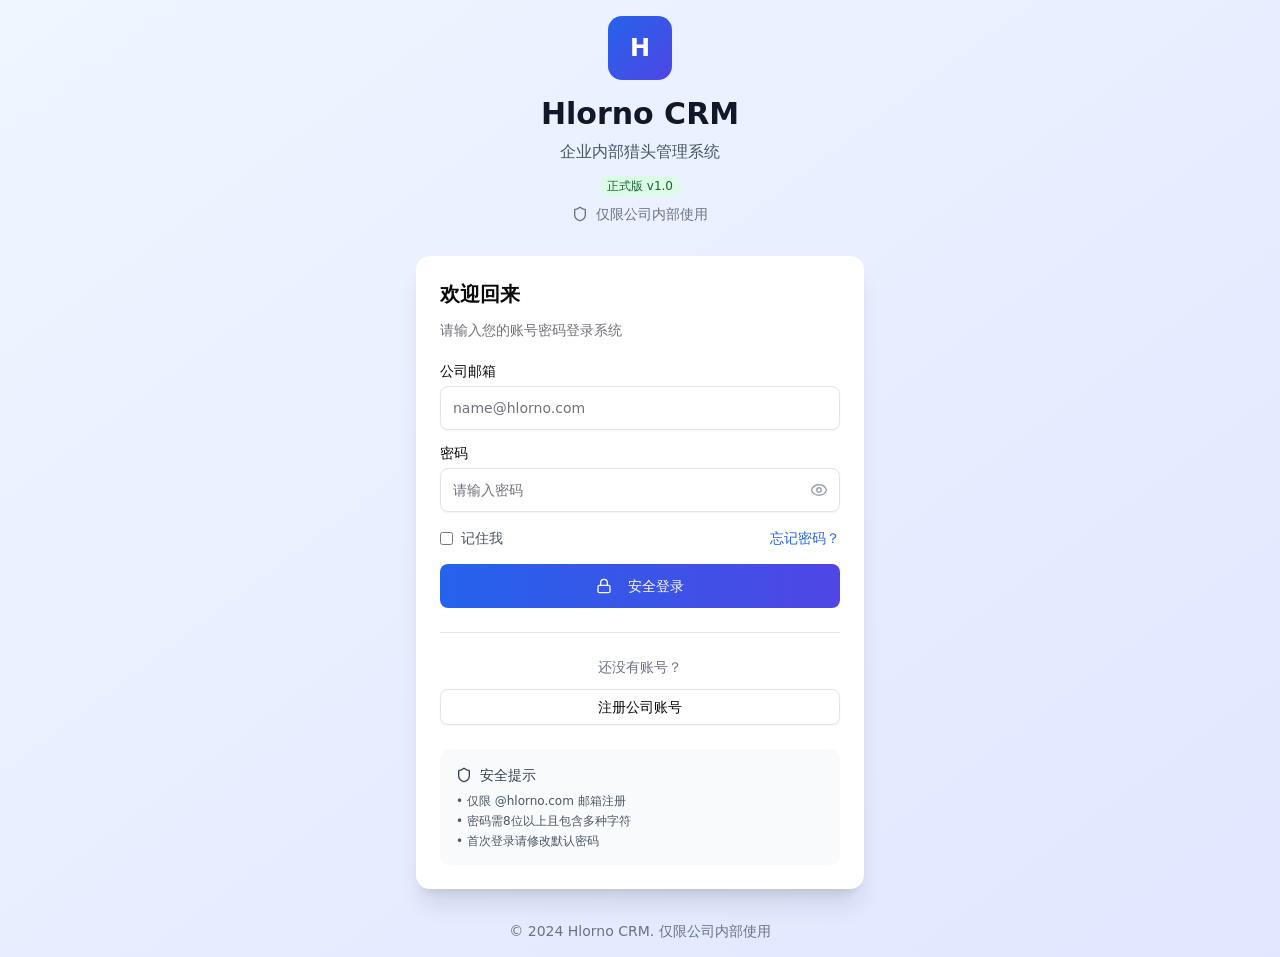
<file: index.html>
<!DOCTYPE html><html lang="en"><head>
    <meta charset="UTF-8"/>
    <meta name="viewport" content="width=device-width, initial-scale=1.0"/>
    <title>Hlorno猎头CRM系统</title>
    <script type="module" crossorigin="" src="./assets/index-DRANtvxW.js"></script>
    <link rel="stylesheet" crossorigin="" href="./assets/index-DLPYdoKa.css"/>
    <script src="https://www.kimi.com/sdk-seed.js" defer=""></script>
    <script>
      // 处理404重定向路由恢复
      (function() {
        var redirectPath = sessionStorage.getItem('redirect_path');
        if (redirectPath) {
          sessionStorage.removeItem('redirect_path');
          // 使用history API恢复路由
          if (window.history && window.history.replaceState) {
            window.history.replaceState(null, null, redirectPath);
          }
        }
      })();
    </script>
  </head>
  <body>
    <div id="root"></div>
  </body></html>
</file>
<file: assets/index-DLPYdoKa.css>
*,:before,:after{--tw-border-spacing-x: 0;--tw-border-spacing-y: 0;--tw-translate-x: 0;--tw-translate-y: 0;--tw-rotate: 0;--tw-skew-x: 0;--tw-skew-y: 0;--tw-scale-x: 1;--tw-scale-y: 1;--tw-pan-x: ;--tw-pan-y: ;--tw-pinch-zoom: ;--tw-scroll-snap-strictness: proximity;--tw-gradient-from-position: ;--tw-gradient-via-position: ;--tw-gradient-to-position: ;--tw-ordinal: ;--tw-slashed-zero: ;--tw-numeric-figure: ;--tw-numeric-spacing: ;--tw-numeric-fraction: ;--tw-ring-inset: ;--tw-ring-offset-width: 0px;--tw-ring-offset-color: #fff;--tw-ring-color: rgb(59 130 246 / .5);--tw-ring-offset-shadow: 0 0 #0000;--tw-ring-shadow: 0 0 #0000;--tw-shadow: 0 0 #0000;--tw-shadow-colored: 0 0 #0000;--tw-blur: ;--tw-brightness: ;--tw-contrast: ;--tw-grayscale: ;--tw-hue-rotate: ;--tw-invert: ;--tw-saturate: ;--tw-sepia: ;--tw-drop-shadow: ;--tw-backdrop-blur: ;--tw-backdrop-brightness: ;--tw-backdrop-contrast: ;--tw-backdrop-grayscale: ;--tw-backdrop-hue-rotate: ;--tw-backdrop-invert: ;--tw-backdrop-opacity: ;--tw-backdrop-saturate: ;--tw-backdrop-sepia: ;--tw-contain-size: ;--tw-contain-layout: ;--tw-contain-paint: ;--tw-contain-style: }::backdrop{--tw-border-spacing-x: 0;--tw-border-spacing-y: 0;--tw-translate-x: 0;--tw-translate-y: 0;--tw-rotate: 0;--tw-skew-x: 0;--tw-skew-y: 0;--tw-scale-x: 1;--tw-scale-y: 1;--tw-pan-x: ;--tw-pan-y: ;--tw-pinch-zoom: ;--tw-scroll-snap-strictness: proximity;--tw-gradient-from-position: ;--tw-gradient-via-position: ;--tw-gradient-to-position: ;--tw-ordinal: ;--tw-slashed-zero: ;--tw-numeric-figure: ;--tw-numeric-spacing: ;--tw-numeric-fraction: ;--tw-ring-inset: ;--tw-ring-offset-width: 0px;--tw-ring-offset-color: #fff;--tw-ring-color: rgb(59 130 246 / .5);--tw-ring-offset-shadow: 0 0 #0000;--tw-ring-shadow: 0 0 #0000;--tw-shadow: 0 0 #0000;--tw-shadow-colored: 0 0 #0000;--tw-blur: ;--tw-brightness: ;--tw-contrast: ;--tw-grayscale: ;--tw-hue-rotate: ;--tw-invert: ;--tw-saturate: ;--tw-sepia: ;--tw-drop-shadow: ;--tw-backdrop-blur: ;--tw-backdrop-brightness: ;--tw-backdrop-contrast: ;--tw-backdrop-grayscale: ;--tw-backdrop-hue-rotate: ;--tw-backdrop-invert: ;--tw-backdrop-opacity: ;--tw-backdrop-saturate: ;--tw-backdrop-sepia: ;--tw-contain-size: ;--tw-contain-layout: ;--tw-contain-paint: ;--tw-contain-style: }*,:before,:after{box-sizing:border-box;border-width:0;border-style:solid;border-color:#e5e7eb}:before,:after{--tw-content: ""}html,:host{line-height:1.5;-webkit-text-size-adjust:100%;-moz-tab-size:4;-o-tab-size:4;tab-size:4;font-family:ui-sans-serif,system-ui,sans-serif,"Apple Color Emoji","Segoe UI Emoji",Segoe UI Symbol,"Noto Color Emoji";font-feature-settings:normal;font-variation-settings:normal;-webkit-tap-highlight-color:transparent}body{margin:0;line-height:inherit}hr{height:0;color:inherit;border-top-width:1px}abbr:where([title]){-webkit-text-decoration:underline dotted;text-decoration:underline dotted}h1,h2,h3,h4,h5,h6{font-size:inherit;font-weight:inherit}a{color:inherit;text-decoration:inherit}b,strong{font-weight:bolder}code,kbd,samp,pre{font-family:ui-monospace,SFMono-Regular,Menlo,Monaco,Consolas,Liberation Mono,Courier New,monospace;font-feature-settings:normal;font-variation-settings:normal;font-size:1em}small{font-size:80%}sub,sup{font-size:75%;line-height:0;position:relative;vertical-align:baseline}sub{bottom:-.25em}sup{top:-.5em}table{text-indent:0;border-color:inherit;border-collapse:collapse}button,input,optgroup,select,textarea{font-family:inherit;font-feature-settings:inherit;font-variation-settings:inherit;font-size:100%;font-weight:inherit;line-height:inherit;letter-spacing:inherit;color:inherit;margin:0;padding:0}button,select{text-transform:none}button,input:where([type=button]),input:where([type=reset]),input:where([type=submit]){-webkit-appearance:button;background-color:transparent;background-image:none}:-moz-focusring{outline:auto}:-moz-ui-invalid{box-shadow:none}progress{vertical-align:baseline}::-webkit-inner-spin-button,::-webkit-outer-spin-button{height:auto}[type=search]{-webkit-appearance:textfield;outline-offset:-2px}::-webkit-search-decoration{-webkit-appearance:none}::-webkit-file-upload-button{-webkit-appearance:button;font:inherit}summary{display:list-item}blockquote,dl,dd,h1,h2,h3,h4,h5,h6,hr,figure,p,pre{margin:0}fieldset{margin:0;padding:0}legend{padding:0}ol,ul,menu{list-style:none;margin:0;padding:0}dialog{padding:0}textarea{resize:vertical}input::-moz-placeholder,textarea::-moz-placeholder{opacity:1;color:#9ca3af}input::placeholder,textarea::placeholder{opacity:1;color:#9ca3af}button,[role=button]{cursor:pointer}:disabled{cursor:default}img,svg,video,canvas,audio,iframe,embed,object{display:block;vertical-align:middle}img,video{max-width:100%;height:auto}[hidden]:where(:not([hidden=until-found])){display:none}:root{--background: 0 0% 100%;--foreground: 240 10% 3.9%;--card: 0 0% 100%;--card-foreground: 240 10% 3.9%;--popover: 0 0% 100%;--popover-foreground: 240 10% 3.9%;--primary: 240 5.9% 10%;--primary-foreground: 0 0% 98%;--secondary: 240 4.8% 95.9%;--secondary-foreground: 240 5.9% 10%;--muted: 240 4.8% 95.9%;--muted-foreground: 240 3.8% 46.1%;--accent: 240 4.8% 95.9%;--accent-foreground: 240 5.9% 10%;--destructive: 0 84.2% 60.2%;--destructive-foreground: 0 0% 98%;--border: 240 5.9% 90%;--input: 240 5.9% 90%;--ring: 240 5.9% 10%;--radius: .625rem;--sidebar-background: 0 0% 98%;--sidebar-foreground: 240 5.3% 26.1%;--sidebar-primary: 240 5.9% 10%;--sidebar-primary-foreground: 0 0% 98%;--sidebar-accent: 240 4.8% 95.9%;--sidebar-accent-foreground: 240 5.9% 10%;--sidebar-border: 220 13% 91%;--sidebar-ring: 217.2 91.2% 59.8%}.dark{--background: 240 10% 3.9%;--foreground: 0 0% 98%;--card: 240 10% 3.9%;--card-foreground: 0 0% 98%;--popover: 240 10% 3.9%;--popover-foreground: 0 0% 98%;--primary: 0 0% 98%;--primary-foreground: 240 5.9% 10%;--secondary: 240 3.7% 15.9%;--secondary-foreground: 0 0% 98%;--muted: 240 3.7% 15.9%;--muted-foreground: 240 5% 64.9%;--accent: 240 3.7% 15.9%;--accent-foreground: 0 0% 98%;--destructive: 0 62.8% 30.6%;--destructive-foreground: 0 0% 98%;--border: 240 3.7% 15.9%;--input: 240 3.7% 15.9%;--ring: 240 4.9% 83.9%;--sidebar-background: 240 5.9% 10%;--sidebar-foreground: 240 4.8% 95.9%;--sidebar-primary: 224.3 76.3% 48%;--sidebar-primary-foreground: 0 0% 100%;--sidebar-accent: 240 3.7% 15.9%;--sidebar-accent-foreground: 240 4.8% 95.9%;--sidebar-border: 240 3.7% 15.9%;--sidebar-ring: 217.2 91.2% 59.8%}*{border-color:hsl(var(--border))}body{background-color:hsl(var(--background));color:hsl(var(--foreground))}.sr-only{position:absolute;width:1px;height:1px;padding:0;margin:-1px;overflow:hidden;clip:rect(0,0,0,0);white-space:nowrap;border-width:0}.pointer-events-none{pointer-events:none}.visible{visibility:visible}.invisible{visibility:hidden}.fixed{position:fixed}.absolute{position:absolute}.relative{position:relative}.sticky{position:sticky}.inset-0{inset:0}.inset-x-0{left:0;right:0}.inset-y-0{top:0;bottom:0}.-bottom-12{bottom:-3rem}.-left-12{left:-3rem}.-right-1{right:-.25rem}.-right-12{right:-3rem}.-top-1{top:-.25rem}.-top-12{top:-3rem}.bottom-0{bottom:0}.left-0{left:0}.left-1\/2{left:50%}.left-2{left:.5rem}.left-3{left:.75rem}.left-\[50\%\]{left:50%}.right-0{right:0}.right-1{right:.25rem}.right-2{right:.5rem}.right-3{right:.75rem}.right-4{right:1rem}.top-0{top:0}.top-1\.5{top:.375rem}.top-1\/2{top:50%}.top-3\.5{top:.875rem}.top-4{top:1rem}.top-\[1px\]{top:1px}.top-\[50\%\]{top:50%}.top-\[60\%\]{top:60%}.top-full{top:100%}.isolate{isolation:isolate}.z-10{z-index:10}.z-20{z-index:20}.z-40{z-index:40}.z-50{z-index:50}.z-\[1\]{z-index:1}.order-first{order:-9999}.order-last{order:9999}.col-span-2{grid-column:span 2 / span 2}.col-start-2{grid-column-start:2}.row-span-2{grid-row:span 2 / span 2}.row-start-1{grid-row-start:1}.\!m-0{margin:0!important}.m-0{margin:0}.-mx-1{margin-left:-.25rem;margin-right:-.25rem}.-my-2{margin-top:-.5rem;margin-bottom:-.5rem}.mx-2{margin-left:.5rem;margin-right:.5rem}.mx-3\.5{margin-left:.875rem;margin-right:.875rem}.mx-auto{margin-left:auto;margin-right:auto}.my-0{margin-top:0;margin-bottom:0}.my-0\.5{margin-top:.125rem;margin-bottom:.125rem}.my-1{margin-top:.25rem;margin-bottom:.25rem}.-ml-4{margin-left:-1rem}.-mt-4{margin-top:-1rem}.mb-1{margin-bottom:.25rem}.mb-2{margin-bottom:.5rem}.mb-3{margin-bottom:.75rem}.mb-4{margin-bottom:1rem}.mb-6{margin-bottom:1.5rem}.mb-8{margin-bottom:2rem}.ml-1{margin-left:.25rem}.ml-2{margin-left:.5rem}.ml-4{margin-left:1rem}.ml-auto{margin-left:auto}.mr-1{margin-right:.25rem}.mr-2{margin-right:.5rem}.mt-1{margin-top:.25rem}.mt-1\.5{margin-top:.375rem}.mt-2{margin-top:.5rem}.mt-3{margin-top:.75rem}.mt-4{margin-top:1rem}.mt-6{margin-top:1.5rem}.mt-8{margin-top:2rem}.mt-auto{margin-top:auto}.line-clamp-1{overflow:hidden;display:-webkit-box;-webkit-box-orient:vertical;-webkit-line-clamp:1}.line-clamp-2{overflow:hidden;display:-webkit-box;-webkit-box-orient:vertical;-webkit-line-clamp:2}.block{display:block}.flex{display:flex}.inline-flex{display:inline-flex}.table{display:table}.table-caption{display:table-caption}.table-cell{display:table-cell}.table-row{display:table-row}.grid{display:grid}.hidden{display:none}.aspect-square{aspect-ratio:1 / 1}.aspect-video{aspect-ratio:16 / 9}.size-10{width:2.5rem;height:2.5rem}.size-2{width:.5rem;height:.5rem}.size-2\.5{width:.625rem;height:.625rem}.size-3{width:.75rem;height:.75rem}.size-3\.5{width:.875rem;height:.875rem}.size-4{width:1rem;height:1rem}.size-6{width:1.5rem;height:1.5rem}.size-7{width:1.75rem;height:1.75rem}.size-8{width:2rem;height:2rem}.size-9{width:2.25rem;height:2.25rem}.size-auto{width:auto;height:auto}.size-full{width:100%;height:100%}.h-1{height:.25rem}.h-1\.5{height:.375rem}.h-10{height:2.5rem}.h-11{height:2.75rem}.h-12{height:3rem}.h-16{height:4rem}.h-2{height:.5rem}.h-2\.5{height:.625rem}.h-20{height:5rem}.h-3{height:.75rem}.h-4{height:1rem}.h-5{height:1.25rem}.h-6{height:1.5rem}.h-64{height:16rem}.h-7{height:1.75rem}.h-8{height:2rem}.h-80{height:20rem}.h-9{height:2.25rem}.h-\[1\.15rem\]{height:1.15rem}.h-\[300px\]{height:300px}.h-\[calc\(100\%-1px\)\]{height:calc(100% - 1px)}.h-\[calc\(95vh-80px\)\]{height:calc(95vh - 80px)}.h-\[var\(--radix-navigation-menu-viewport-height\)\]{height:var(--radix-navigation-menu-viewport-height)}.h-\[var\(--radix-select-trigger-height\)\]{height:var(--radix-select-trigger-height)}.h-auto{height:auto}.h-full{height:100%}.h-px{height:1px}.h-svh{height:100svh}.max-h-64{max-height:16rem}.max-h-\[300px\]{max-height:300px}.max-h-\[80vh\]{max-height:80vh}.max-h-\[90vh\]{max-height:90vh}.max-h-\[95vh\]{max-height:95vh}.min-h-0{min-height:0px}.min-h-16{min-height:4rem}.min-h-4{min-height:1rem}.min-h-\[60px\]{min-height:60px}.min-h-screen{min-height:100vh}.min-h-svh{min-height:100svh}.w-0{width:0px}.w-1{width:.25rem}.w-10{width:2.5rem}.w-12{width:3rem}.w-16{width:4rem}.w-2{width:.5rem}.w-2\.5{width:.625rem}.w-20{width:5rem}.w-3{width:.75rem}.w-3\/4{width:75%}.w-32{width:8rem}.w-36{width:9rem}.w-4{width:1rem}.w-40{width:10rem}.w-5{width:1.25rem}.w-6{width:1.5rem}.w-64{width:16rem}.w-72{width:18rem}.w-8{width:2rem}.w-80{width:20rem}.w-9{width:2.25rem}.w-\[100px\]{width:100px}.w-auto{width:auto}.w-fit{width:-moz-fit-content;width:fit-content}.w-full{width:100%}.w-max{width:-moz-max-content;width:max-content}.w-px{width:1px}.min-w-0{min-width:0px}.min-w-10{min-width:2.5rem}.min-w-5{min-width:1.25rem}.min-w-8{min-width:2rem}.min-w-9{min-width:2.25rem}.min-w-\[12rem\]{min-width:12rem}.min-w-\[8rem\]{min-width:8rem}.min-w-\[var\(--radix-select-trigger-width\)\]{min-width:var(--radix-select-trigger-width)}.max-w-2xl{max-width:42rem}.max-w-32{max-width:8rem}.max-w-3xl{max-width:48rem}.max-w-5xl{max-width:64rem}.max-w-\[calc\(100\%-2rem\)\]{max-width:calc(100% - 2rem)}.max-w-full{max-width:100%}.max-w-lg{max-width:32rem}.max-w-max{max-width:-moz-max-content;max-width:max-content}.max-w-md{max-width:28rem}.max-w-sm{max-width:24rem}.max-w-xs{max-width:20rem}.flex-1{flex:1 1 0%}.flex-shrink-0,.shrink-0{flex-shrink:0}.grow{flex-grow:1}.grow-0{flex-grow:0}.basis-full{flex-basis:100%}.caption-bottom{caption-side:bottom}.border-collapse{border-collapse:collapse}.-translate-x-1\/2{--tw-translate-x: -50%;transform:translate(var(--tw-translate-x),var(--tw-translate-y)) rotate(var(--tw-rotate)) skew(var(--tw-skew-x)) skewY(var(--tw-skew-y)) scaleX(var(--tw-scale-x)) scaleY(var(--tw-scale-y))}.-translate-x-px{--tw-translate-x: -1px;transform:translate(var(--tw-translate-x),var(--tw-translate-y)) rotate(var(--tw-rotate)) skew(var(--tw-skew-x)) skewY(var(--tw-skew-y)) scaleX(var(--tw-scale-x)) scaleY(var(--tw-scale-y))}.-translate-y-1\/2{--tw-translate-y: -50%;transform:translate(var(--tw-translate-x),var(--tw-translate-y)) rotate(var(--tw-rotate)) skew(var(--tw-skew-x)) skewY(var(--tw-skew-y)) scaleX(var(--tw-scale-x)) scaleY(var(--tw-scale-y))}.translate-x-\[-50\%\]{--tw-translate-x: -50%;transform:translate(var(--tw-translate-x),var(--tw-translate-y)) rotate(var(--tw-rotate)) skew(var(--tw-skew-x)) skewY(var(--tw-skew-y)) scaleX(var(--tw-scale-x)) scaleY(var(--tw-scale-y))}.translate-x-px{--tw-translate-x: 1px;transform:translate(var(--tw-translate-x),var(--tw-translate-y)) rotate(var(--tw-rotate)) skew(var(--tw-skew-x)) skewY(var(--tw-skew-y)) scaleX(var(--tw-scale-x)) scaleY(var(--tw-scale-y))}.translate-y-0\.5{--tw-translate-y: .125rem;transform:translate(var(--tw-translate-x),var(--tw-translate-y)) rotate(var(--tw-rotate)) skew(var(--tw-skew-x)) skewY(var(--tw-skew-y)) scaleX(var(--tw-scale-x)) scaleY(var(--tw-scale-y))}.translate-y-\[-50\%\]{--tw-translate-y: -50%;transform:translate(var(--tw-translate-x),var(--tw-translate-y)) rotate(var(--tw-rotate)) skew(var(--tw-skew-x)) skewY(var(--tw-skew-y)) scaleX(var(--tw-scale-x)) scaleY(var(--tw-scale-y))}.translate-y-\[calc\(-50\%_-_2px\)\]{--tw-translate-y: calc(-50% - 2px) ;transform:translate(var(--tw-translate-x),var(--tw-translate-y)) rotate(var(--tw-rotate)) skew(var(--tw-skew-x)) skewY(var(--tw-skew-y)) scaleX(var(--tw-scale-x)) scaleY(var(--tw-scale-y))}.rotate-45{--tw-rotate: 45deg;transform:translate(var(--tw-translate-x),var(--tw-translate-y)) rotate(var(--tw-rotate)) skew(var(--tw-skew-x)) skewY(var(--tw-skew-y)) scaleX(var(--tw-scale-x)) scaleY(var(--tw-scale-y))}.rotate-90{--tw-rotate: 90deg;transform:translate(var(--tw-translate-x),var(--tw-translate-y)) rotate(var(--tw-rotate)) skew(var(--tw-skew-x)) skewY(var(--tw-skew-y)) scaleX(var(--tw-scale-x)) scaleY(var(--tw-scale-y))}.transform{transform:translate(var(--tw-translate-x),var(--tw-translate-y)) rotate(var(--tw-rotate)) skew(var(--tw-skew-x)) skewY(var(--tw-skew-y)) scaleX(var(--tw-scale-x)) scaleY(var(--tw-scale-y))}@keyframes caret-blink{0%,70%,to{opacity:1}20%,50%{opacity:0}}.animate-caret-blink{animation:caret-blink 1.25s ease-out infinite}@keyframes pulse{50%{opacity:.5}}.animate-pulse{animation:pulse 2s cubic-bezier(.4,0,.6,1) infinite}@keyframes spin{to{transform:rotate(360deg)}}.animate-spin{animation:spin 1s linear infinite}.cursor-default{cursor:default}.cursor-pointer{cursor:pointer}.cursor-text{cursor:text}.touch-none{touch-action:none}.select-none{-webkit-user-select:none;-moz-user-select:none;user-select:none}.resize-none{resize:none}.scroll-my-1{scroll-margin-top:.25rem;scroll-margin-bottom:.25rem}.scroll-py-1{scroll-padding-top:.25rem;scroll-padding-bottom:.25rem}.list-disc{list-style-type:disc}.list-none{list-style-type:none}.auto-rows-min{grid-auto-rows:min-content}.grid-cols-1{grid-template-columns:repeat(1,minmax(0,1fr))}.grid-cols-2{grid-template-columns:repeat(2,minmax(0,1fr))}.grid-cols-3{grid-template-columns:repeat(3,minmax(0,1fr))}.grid-cols-4{grid-template-columns:repeat(4,minmax(0,1fr))}.grid-cols-\[0_1fr\]{grid-template-columns:0 1fr}.grid-rows-\[auto_auto\]{grid-template-rows:auto auto}.flex-row{flex-direction:row}.flex-col{flex-direction:column}.flex-col-reverse{flex-direction:column-reverse}.flex-wrap{flex-wrap:wrap}.place-content-center{place-content:center}.items-start{align-items:flex-start}.items-end{align-items:flex-end}.items-center{align-items:center}.items-stretch{align-items:stretch}.justify-start{justify-content:flex-start}.justify-end{justify-content:flex-end}.justify-center{justify-content:center}.justify-between{justify-content:space-between}.justify-items-start{justify-items:start}.gap-0\.5{gap:.125rem}.gap-1{gap:.25rem}.gap-1\.5{gap:.375rem}.gap-2{gap:.5rem}.gap-2\.5{gap:.625rem}.gap-3{gap:.75rem}.gap-4{gap:1rem}.gap-6{gap:1.5rem}.gap-7{gap:1.75rem}.gap-\[--spacing\(var\(--gap\)\)\]{gap:var(--spacing(var(--gap)))}.gap-y-0\.5{row-gap:.125rem}.space-x-2>:not([hidden])~:not([hidden]){--tw-space-x-reverse: 0;margin-right:calc(.5rem * var(--tw-space-x-reverse));margin-left:calc(.5rem * calc(1 - var(--tw-space-x-reverse)))}.space-y-1>:not([hidden])~:not([hidden]){--tw-space-y-reverse: 0;margin-top:calc(.25rem * calc(1 - var(--tw-space-y-reverse)));margin-bottom:calc(.25rem * var(--tw-space-y-reverse))}.space-y-2>:not([hidden])~:not([hidden]){--tw-space-y-reverse: 0;margin-top:calc(.5rem * calc(1 - var(--tw-space-y-reverse)));margin-bottom:calc(.5rem * var(--tw-space-y-reverse))}.space-y-3>:not([hidden])~:not([hidden]){--tw-space-y-reverse: 0;margin-top:calc(.75rem * calc(1 - var(--tw-space-y-reverse)));margin-bottom:calc(.75rem * var(--tw-space-y-reverse))}.space-y-4>:not([hidden])~:not([hidden]){--tw-space-y-reverse: 0;margin-top:calc(1rem * calc(1 - var(--tw-space-y-reverse)));margin-bottom:calc(1rem * var(--tw-space-y-reverse))}.space-y-6>:not([hidden])~:not([hidden]){--tw-space-y-reverse: 0;margin-top:calc(1.5rem * calc(1 - var(--tw-space-y-reverse)));margin-bottom:calc(1.5rem * var(--tw-space-y-reverse))}.self-start{align-self:flex-start}.self-stretch{align-self:stretch}.justify-self-end{justify-self:end}.overflow-auto{overflow:auto}.overflow-hidden{overflow:hidden}.overflow-x-auto{overflow-x:auto}.overflow-y-auto{overflow-y:auto}.overflow-x-hidden{overflow-x:hidden}.truncate{overflow:hidden;text-overflow:ellipsis;white-space:nowrap}.whitespace-nowrap{white-space:nowrap}.whitespace-pre-wrap{white-space:pre-wrap}.text-balance{text-wrap:balance}.break-words{overflow-wrap:break-word}.rounded{border-radius:.25rem}.rounded-\[2px\]{border-radius:2px}.rounded-\[4px\]{border-radius:4px}.rounded-\[calc\(var\(--radius\)-5px\)\]{border-radius:calc(var(--radius) - 5px)}.rounded-\[inherit\]{border-radius:inherit}.rounded-full{border-radius:9999px}.rounded-lg{border-radius:var(--radius)}.rounded-md{border-radius:calc(var(--radius) - 2px)}.rounded-none{border-radius:0}.rounded-sm{border-radius:calc(var(--radius) - 4px)}.rounded-xl{border-radius:calc(var(--radius) + 4px)}.rounded-xs{border-radius:calc(var(--radius) - 6px)}.rounded-l-md{border-top-left-radius:calc(var(--radius) - 2px);border-bottom-left-radius:calc(var(--radius) - 2px)}.rounded-r-md{border-top-right-radius:calc(var(--radius) - 2px);border-bottom-right-radius:calc(var(--radius) - 2px)}.rounded-tl-sm{border-top-left-radius:calc(var(--radius) - 4px)}.border{border-width:1px}.border-0{border-width:0px}.border-2{border-width:2px}.border-4{border-width:4px}.border-\[1\.5px\]{border-width:1.5px}.border-y{border-top-width:1px;border-bottom-width:1px}.border-b{border-bottom-width:1px}.border-l{border-left-width:1px}.border-r{border-right-width:1px}.border-t{border-top-width:1px}.border-dashed{border-style:dashed}.border-blue-500{--tw-border-opacity: 1;border-color:rgb(59 130 246 / var(--tw-border-opacity, 1))}.border-border{border-color:hsl(var(--border))}.border-border\/50{border-color:hsl(var(--border) / .5)}.border-gray-200{--tw-border-opacity: 1;border-color:rgb(229 231 235 / var(--tw-border-opacity, 1))}.border-gray-300{--tw-border-opacity: 1;border-color:rgb(209 213 219 / var(--tw-border-opacity, 1))}.border-green-200{--tw-border-opacity: 1;border-color:rgb(187 247 208 / var(--tw-border-opacity, 1))}.border-input{border-color:hsl(var(--input))}.border-orange-200{--tw-border-opacity: 1;border-color:rgb(254 215 170 / var(--tw-border-opacity, 1))}.border-primary{border-color:hsl(var(--primary))}.border-red-200{--tw-border-opacity: 1;border-color:rgb(254 202 202 / var(--tw-border-opacity, 1))}.border-sidebar-border{border-color:hsl(var(--sidebar-border))}.border-transparent{border-color:transparent}.border-yellow-200{--tw-border-opacity: 1;border-color:rgb(254 240 138 / var(--tw-border-opacity, 1))}.border-l-transparent{border-left-color:transparent}.border-t-transparent{border-top-color:transparent}.bg-accent{background-color:hsl(var(--accent))}.bg-amber-100{--tw-bg-opacity: 1;background-color:rgb(254 243 199 / var(--tw-bg-opacity, 1))}.bg-amber-500{--tw-bg-opacity: 1;background-color:rgb(245 158 11 / var(--tw-bg-opacity, 1))}.bg-background{background-color:hsl(var(--background))}.bg-black\/50{background-color:#00000080}.bg-blue-100{--tw-bg-opacity: 1;background-color:rgb(219 234 254 / var(--tw-bg-opacity, 1))}.bg-blue-50{--tw-bg-opacity: 1;background-color:rgb(239 246 255 / var(--tw-bg-opacity, 1))}.bg-blue-500{--tw-bg-opacity: 1;background-color:rgb(59 130 246 / var(--tw-bg-opacity, 1))}.bg-border{background-color:hsl(var(--border))}.bg-card{background-color:hsl(var(--card))}.bg-cyan-100{--tw-bg-opacity: 1;background-color:rgb(207 250 254 / var(--tw-bg-opacity, 1))}.bg-destructive{--tw-bg-opacity: 1;background-color:hsl(var(--destructive) / var(--tw-bg-opacity, 1))}.bg-emerald-100{--tw-bg-opacity: 1;background-color:rgb(209 250 229 / var(--tw-bg-opacity, 1))}.bg-emerald-500{--tw-bg-opacity: 1;background-color:rgb(16 185 129 / var(--tw-bg-opacity, 1))}.bg-foreground{background-color:hsl(var(--foreground))}.bg-gray-100{--tw-bg-opacity: 1;background-color:rgb(243 244 246 / var(--tw-bg-opacity, 1))}.bg-gray-200{--tw-bg-opacity: 1;background-color:rgb(229 231 235 / var(--tw-bg-opacity, 1))}.bg-gray-50{--tw-bg-opacity: 1;background-color:rgb(249 250 251 / var(--tw-bg-opacity, 1))}.bg-gray-500{--tw-bg-opacity: 1;background-color:rgb(107 114 128 / var(--tw-bg-opacity, 1))}.bg-green-100{--tw-bg-opacity: 1;background-color:rgb(220 252 231 / var(--tw-bg-opacity, 1))}.bg-green-500{--tw-bg-opacity: 1;background-color:rgb(34 197 94 / var(--tw-bg-opacity, 1))}.bg-green-600{--tw-bg-opacity: 1;background-color:rgb(22 163 74 / var(--tw-bg-opacity, 1))}.bg-indigo-100{--tw-bg-opacity: 1;background-color:rgb(224 231 255 / var(--tw-bg-opacity, 1))}.bg-input{background-color:hsl(var(--input))}.bg-muted{background-color:hsl(var(--muted))}.bg-muted\/50{background-color:hsl(var(--muted) / .5)}.bg-orange-100{--tw-bg-opacity: 1;background-color:rgb(255 237 213 / var(--tw-bg-opacity, 1))}.bg-orange-50{--tw-bg-opacity: 1;background-color:rgb(255 247 237 / var(--tw-bg-opacity, 1))}.bg-popover{background-color:hsl(var(--popover))}.bg-primary{background-color:hsl(var(--primary))}.bg-primary\/20{background-color:hsl(var(--primary) / .2)}.bg-purple-100{--tw-bg-opacity: 1;background-color:rgb(243 232 255 / var(--tw-bg-opacity, 1))}.bg-purple-500{--tw-bg-opacity: 1;background-color:rgb(168 85 247 / var(--tw-bg-opacity, 1))}.bg-red-100{--tw-bg-opacity: 1;background-color:rgb(254 226 226 / var(--tw-bg-opacity, 1))}.bg-red-500{--tw-bg-opacity: 1;background-color:rgb(239 68 68 / var(--tw-bg-opacity, 1))}.bg-secondary{background-color:hsl(var(--secondary))}.bg-sidebar{background-color:hsl(var(--sidebar-background))}.bg-sidebar-border{background-color:hsl(var(--sidebar-border))}.bg-transparent{background-color:transparent}.bg-white{--tw-bg-opacity: 1;background-color:rgb(255 255 255 / var(--tw-bg-opacity, 1))}.bg-yellow-100{--tw-bg-opacity: 1;background-color:rgb(254 249 195 / var(--tw-bg-opacity, 1))}.bg-yellow-500{--tw-bg-opacity: 1;background-color:rgb(234 179 8 / var(--tw-bg-opacity, 1))}.bg-gradient-to-br{background-image:linear-gradient(to bottom right,var(--tw-gradient-stops))}.bg-gradient-to-r{background-image:linear-gradient(to right,var(--tw-gradient-stops))}.from-blue-50{--tw-gradient-from: #eff6ff var(--tw-gradient-from-position);--tw-gradient-to: rgb(239 246 255 / 0) var(--tw-gradient-to-position);--tw-gradient-stops: var(--tw-gradient-from), var(--tw-gradient-to)}.from-blue-500{--tw-gradient-from: #3b82f6 var(--tw-gradient-from-position);--tw-gradient-to: rgb(59 130 246 / 0) var(--tw-gradient-to-position);--tw-gradient-stops: var(--tw-gradient-from), var(--tw-gradient-to)}.from-blue-600{--tw-gradient-from: #2563eb var(--tw-gradient-from-position);--tw-gradient-to: rgb(37 99 235 / 0) var(--tw-gradient-to-position);--tw-gradient-stops: var(--tw-gradient-from), var(--tw-gradient-to)}.to-indigo-100{--tw-gradient-to: #e0e7ff var(--tw-gradient-to-position)}.to-indigo-500{--tw-gradient-to: #6366f1 var(--tw-gradient-to-position)}.to-indigo-600{--tw-gradient-to: #4f46e5 var(--tw-gradient-to-position)}.fill-current{fill:currentColor}.fill-foreground{fill:hsl(var(--foreground))}.fill-primary{fill:hsl(var(--primary))}.p-0{padding:0}.p-1{padding:.25rem}.p-2{padding:.5rem}.p-3{padding:.75rem}.p-4{padding:1rem}.p-6{padding:1.5rem}.p-8{padding:2rem}.p-\[3px\]{padding:3px}.p-px{padding:1px}.px-1{padding-left:.25rem;padding-right:.25rem}.px-1\.5{padding-left:.375rem;padding-right:.375rem}.px-2{padding-left:.5rem;padding-right:.5rem}.px-2\.5{padding-left:.625rem;padding-right:.625rem}.px-3{padding-left:.75rem;padding-right:.75rem}.px-4{padding-left:1rem;padding-right:1rem}.px-6{padding-left:1.5rem;padding-right:1.5rem}.py-0\.5{padding-top:.125rem;padding-bottom:.125rem}.py-1{padding-top:.25rem;padding-bottom:.25rem}.py-1\.5{padding-top:.375rem;padding-bottom:.375rem}.py-12{padding-top:3rem;padding-bottom:3rem}.py-2{padding-top:.5rem;padding-bottom:.5rem}.py-2\.5{padding-top:.625rem;padding-bottom:.625rem}.py-3{padding-top:.75rem;padding-bottom:.75rem}.py-4{padding-top:1rem;padding-bottom:1rem}.py-6{padding-top:1.5rem;padding-bottom:1.5rem}.py-8{padding-top:2rem;padding-bottom:2rem}.pb-2{padding-bottom:.5rem}.pb-3{padding-bottom:.75rem}.pb-4{padding-bottom:1rem}.pl-2{padding-left:.5rem}.pl-3{padding-left:.75rem}.pl-4{padding-left:1rem}.pl-8{padding-left:2rem}.pl-9{padding-left:2.25rem}.pr-1{padding-right:.25rem}.pr-10{padding-right:2.5rem}.pr-2{padding-right:.5rem}.pr-2\.5{padding-right:.625rem}.pr-3{padding-right:.75rem}.pr-8{padding-right:2rem}.pt-0{padding-top:0}.pt-2{padding-top:.5rem}.pt-3{padding-top:.75rem}.pt-4{padding-top:1rem}.pt-6{padding-top:1.5rem}.text-left{text-align:left}.text-center{text-align:center}.text-right{text-align:right}.align-middle{vertical-align:middle}.font-mono{font-family:ui-monospace,SFMono-Regular,Menlo,Monaco,Consolas,Liberation Mono,Courier New,monospace}.font-sans{font-family:ui-sans-serif,system-ui,sans-serif,"Apple Color Emoji","Segoe UI Emoji",Segoe UI Symbol,"Noto Color Emoji"}.text-2xl{font-size:1.5rem;line-height:2rem}.text-3xl{font-size:1.875rem;line-height:2.25rem}.text-\[0\.8rem\]{font-size:.8rem}.text-base{font-size:1rem;line-height:1.5rem}.text-lg{font-size:1.125rem;line-height:1.75rem}.text-sm{font-size:.875rem;line-height:1.25rem}.text-sm\/relaxed{font-size:.875rem;line-height:1.625}.text-xl{font-size:1.25rem;line-height:1.75rem}.text-xs{font-size:.75rem;line-height:1rem}.font-bold{font-weight:700}.font-medium{font-weight:500}.font-normal{font-weight:400}.font-semibold{font-weight:600}.tabular-nums{--tw-numeric-spacing: tabular-nums;font-variant-numeric:var(--tw-ordinal) var(--tw-slashed-zero) var(--tw-numeric-figure) var(--tw-numeric-spacing) var(--tw-numeric-fraction)}.leading-none{line-height:1}.leading-normal{line-height:1.5}.leading-snug{line-height:1.375}.tracking-tight{letter-spacing:-.025em}.tracking-widest{letter-spacing:.1em}.text-accent-foreground{color:hsl(var(--accent-foreground))}.text-amber-600{--tw-text-opacity: 1;color:rgb(217 119 6 / var(--tw-text-opacity, 1))}.text-amber-700{--tw-text-opacity: 1;color:rgb(180 83 9 / var(--tw-text-opacity, 1))}.text-background{color:hsl(var(--background))}.text-blue-400{--tw-text-opacity: 1;color:rgb(96 165 250 / var(--tw-text-opacity, 1))}.text-blue-500{--tw-text-opacity: 1;color:rgb(59 130 246 / var(--tw-text-opacity, 1))}.text-blue-600{--tw-text-opacity: 1;color:rgb(37 99 235 / var(--tw-text-opacity, 1))}.text-blue-700{--tw-text-opacity: 1;color:rgb(29 78 216 / var(--tw-text-opacity, 1))}.text-blue-900{--tw-text-opacity: 1;color:rgb(30 58 138 / var(--tw-text-opacity, 1))}.text-card-foreground{color:hsl(var(--card-foreground))}.text-current{color:currentColor}.text-cyan-700{--tw-text-opacity: 1;color:rgb(14 116 144 / var(--tw-text-opacity, 1))}.text-destructive{--tw-text-opacity: 1;color:hsl(var(--destructive) / var(--tw-text-opacity, 1))}.text-emerald-700{--tw-text-opacity: 1;color:rgb(4 120 87 / var(--tw-text-opacity, 1))}.text-foreground{color:hsl(var(--foreground))}.text-gray-300{--tw-text-opacity: 1;color:rgb(209 213 219 / var(--tw-text-opacity, 1))}.text-gray-400{--tw-text-opacity: 1;color:rgb(156 163 175 / var(--tw-text-opacity, 1))}.text-gray-500{--tw-text-opacity: 1;color:rgb(107 114 128 / var(--tw-text-opacity, 1))}.text-gray-600{--tw-text-opacity: 1;color:rgb(75 85 99 / var(--tw-text-opacity, 1))}.text-gray-700{--tw-text-opacity: 1;color:rgb(55 65 81 / var(--tw-text-opacity, 1))}.text-gray-900{--tw-text-opacity: 1;color:rgb(17 24 39 / var(--tw-text-opacity, 1))}.text-green-400{--tw-text-opacity: 1;color:rgb(74 222 128 / var(--tw-text-opacity, 1))}.text-green-500{--tw-text-opacity: 1;color:rgb(34 197 94 / var(--tw-text-opacity, 1))}.text-green-600{--tw-text-opacity: 1;color:rgb(22 163 74 / var(--tw-text-opacity, 1))}.text-green-700{--tw-text-opacity: 1;color:rgb(21 128 61 / var(--tw-text-opacity, 1))}.text-green-800{--tw-text-opacity: 1;color:rgb(22 101 52 / var(--tw-text-opacity, 1))}.text-indigo-700{--tw-text-opacity: 1;color:rgb(67 56 202 / var(--tw-text-opacity, 1))}.text-muted-foreground{color:hsl(var(--muted-foreground))}.text-orange-500{--tw-text-opacity: 1;color:rgb(249 115 22 / var(--tw-text-opacity, 1))}.text-orange-600{--tw-text-opacity: 1;color:rgb(234 88 12 / var(--tw-text-opacity, 1))}.text-orange-700{--tw-text-opacity: 1;color:rgb(194 65 12 / var(--tw-text-opacity, 1))}.text-popover-foreground{color:hsl(var(--popover-foreground))}.text-primary{color:hsl(var(--primary))}.text-primary-foreground{color:hsl(var(--primary-foreground))}.text-purple-600{--tw-text-opacity: 1;color:rgb(147 51 234 / var(--tw-text-opacity, 1))}.text-purple-700{--tw-text-opacity: 1;color:rgb(126 34 206 / var(--tw-text-opacity, 1))}.text-red-400{--tw-text-opacity: 1;color:rgb(248 113 113 / var(--tw-text-opacity, 1))}.text-red-500{--tw-text-opacity: 1;color:rgb(239 68 68 / var(--tw-text-opacity, 1))}.text-red-600{--tw-text-opacity: 1;color:rgb(220 38 38 / var(--tw-text-opacity, 1))}.text-red-700{--tw-text-opacity: 1;color:rgb(185 28 28 / var(--tw-text-opacity, 1))}.text-secondary-foreground{color:hsl(var(--secondary-foreground))}.text-sidebar-foreground{color:hsl(var(--sidebar-foreground))}.text-sidebar-foreground\/70{color:hsl(var(--sidebar-foreground) / .7)}.text-white{--tw-text-opacity: 1;color:rgb(255 255 255 / var(--tw-text-opacity, 1))}.text-yellow-500{--tw-text-opacity: 1;color:rgb(234 179 8 / var(--tw-text-opacity, 1))}.text-yellow-700{--tw-text-opacity: 1;color:rgb(161 98 7 / var(--tw-text-opacity, 1))}.text-yellow-800{--tw-text-opacity: 1;color:rgb(133 77 14 / var(--tw-text-opacity, 1))}.underline-offset-4{text-underline-offset:4px}.opacity-0{opacity:0}.opacity-50{opacity:.5}.opacity-70{opacity:.7}.shadow{--tw-shadow: 0 1px 3px 0 rgb(0 0 0 / .1), 0 1px 2px -1px rgb(0 0 0 / .1);--tw-shadow-colored: 0 1px 3px 0 var(--tw-shadow-color), 0 1px 2px -1px var(--tw-shadow-color);box-shadow:var(--tw-ring-offset-shadow, 0 0 #0000),var(--tw-ring-shadow, 0 0 #0000),var(--tw-shadow)}.shadow-\[0_0_0_1px_hsl\(var\(--sidebar-border\)\)\]{--tw-shadow: 0 0 0 1px hsl(var(--sidebar-border));--tw-shadow-colored: 0 0 0 1px var(--tw-shadow-color);box-shadow:var(--tw-ring-offset-shadow, 0 0 #0000),var(--tw-ring-shadow, 0 0 #0000),var(--tw-shadow)}.shadow-lg{--tw-shadow: 0 10px 15px -3px rgb(0 0 0 / .1), 0 4px 6px -4px rgb(0 0 0 / .1);--tw-shadow-colored: 0 10px 15px -3px var(--tw-shadow-color), 0 4px 6px -4px var(--tw-shadow-color);box-shadow:var(--tw-ring-offset-shadow, 0 0 #0000),var(--tw-ring-shadow, 0 0 #0000),var(--tw-shadow)}.shadow-md{--tw-shadow: 0 4px 6px -1px rgb(0 0 0 / .1), 0 2px 4px -2px rgb(0 0 0 / .1);--tw-shadow-colored: 0 4px 6px -1px var(--tw-shadow-color), 0 2px 4px -2px var(--tw-shadow-color);box-shadow:var(--tw-ring-offset-shadow, 0 0 #0000),var(--tw-ring-shadow, 0 0 #0000),var(--tw-shadow)}.shadow-none{--tw-shadow: 0 0 #0000;--tw-shadow-colored: 0 0 #0000;box-shadow:var(--tw-ring-offset-shadow, 0 0 #0000),var(--tw-ring-shadow, 0 0 #0000),var(--tw-shadow)}.shadow-sm{--tw-shadow: 0 1px 2px 0 rgb(0 0 0 / .05);--tw-shadow-colored: 0 1px 2px 0 var(--tw-shadow-color);box-shadow:var(--tw-ring-offset-shadow, 0 0 #0000),var(--tw-ring-shadow, 0 0 #0000),var(--tw-shadow)}.shadow-xl{--tw-shadow: 0 20px 25px -5px rgb(0 0 0 / .1), 0 8px 10px -6px rgb(0 0 0 / .1);--tw-shadow-colored: 0 20px 25px -5px var(--tw-shadow-color), 0 8px 10px -6px var(--tw-shadow-color);box-shadow:var(--tw-ring-offset-shadow, 0 0 #0000),var(--tw-ring-shadow, 0 0 #0000),var(--tw-shadow)}.shadow-xs{--tw-shadow: 0 1px 2px 0 rgb(0 0 0 / .05);--tw-shadow-colored: 0 1px 2px 0 var(--tw-shadow-color);box-shadow:var(--tw-ring-offset-shadow, 0 0 #0000),var(--tw-ring-shadow, 0 0 #0000),var(--tw-shadow)}.outline-none{outline:2px solid transparent;outline-offset:2px}.outline{outline-style:solid}.ring-0{--tw-ring-offset-shadow: var(--tw-ring-inset) 0 0 0 var(--tw-ring-offset-width) var(--tw-ring-offset-color);--tw-ring-shadow: var(--tw-ring-inset) 0 0 0 calc(0px + var(--tw-ring-offset-width)) var(--tw-ring-color);box-shadow:var(--tw-ring-offset-shadow),var(--tw-ring-shadow),var(--tw-shadow, 0 0 #0000)}.ring-2{--tw-ring-offset-shadow: var(--tw-ring-inset) 0 0 0 var(--tw-ring-offset-width) var(--tw-ring-offset-color);--tw-ring-shadow: var(--tw-ring-inset) 0 0 0 calc(2px + var(--tw-ring-offset-width)) var(--tw-ring-color);box-shadow:var(--tw-ring-offset-shadow),var(--tw-ring-shadow),var(--tw-shadow, 0 0 #0000)}.ring-blue-500{--tw-ring-opacity: 1;--tw-ring-color: rgb(59 130 246 / var(--tw-ring-opacity, 1))}.ring-ring\/50{--tw-ring-color: hsl(var(--ring) / .5)}.ring-sidebar-ring{--tw-ring-color: hsl(var(--sidebar-ring))}.ring-offset-background{--tw-ring-offset-color: hsl(var(--background))}.filter{filter:var(--tw-blur) var(--tw-brightness) var(--tw-contrast) var(--tw-grayscale) var(--tw-hue-rotate) var(--tw-invert) var(--tw-saturate) var(--tw-sepia) var(--tw-drop-shadow)}.transition{transition-property:color,background-color,border-color,text-decoration-color,fill,stroke,opacity,box-shadow,transform,filter,backdrop-filter;transition-timing-function:cubic-bezier(.4,0,.2,1);transition-duration:.15s}.transition-\[color\,box-shadow\]{transition-property:color,box-shadow;transition-timing-function:cubic-bezier(.4,0,.2,1);transition-duration:.15s}.transition-\[left\,right\,width\]{transition-property:left,right,width;transition-timing-function:cubic-bezier(.4,0,.2,1);transition-duration:.15s}.transition-\[margin\,opacity\]{transition-property:margin,opacity;transition-timing-function:cubic-bezier(.4,0,.2,1);transition-duration:.15s}.transition-\[width\,height\,padding\]{transition-property:width,height,padding;transition-timing-function:cubic-bezier(.4,0,.2,1);transition-duration:.15s}.transition-\[width\]{transition-property:width;transition-timing-function:cubic-bezier(.4,0,.2,1);transition-duration:.15s}.transition-all{transition-property:all;transition-timing-function:cubic-bezier(.4,0,.2,1);transition-duration:.15s}.transition-colors{transition-property:color,background-color,border-color,text-decoration-color,fill,stroke;transition-timing-function:cubic-bezier(.4,0,.2,1);transition-duration:.15s}.transition-none{transition-property:none}.transition-opacity{transition-property:opacity;transition-timing-function:cubic-bezier(.4,0,.2,1);transition-duration:.15s}.transition-shadow{transition-property:box-shadow;transition-timing-function:cubic-bezier(.4,0,.2,1);transition-duration:.15s}.transition-transform{transition-property:transform;transition-timing-function:cubic-bezier(.4,0,.2,1);transition-duration:.15s}.duration-100{transition-duration:.1s}.duration-1000{transition-duration:1s}.duration-200{transition-duration:.2s}.duration-300{transition-duration:.3s}.ease-in-out{transition-timing-function:cubic-bezier(.4,0,.2,1)}.ease-linear{transition-timing-function:linear}@keyframes enter{0%{opacity:var(--tw-enter-opacity, 1);transform:translate3d(var(--tw-enter-translate-x, 0),var(--tw-enter-translate-y, 0),0) scale3d(var(--tw-enter-scale, 1),var(--tw-enter-scale, 1),var(--tw-enter-scale, 1)) rotate(var(--tw-enter-rotate, 0))}}@keyframes exit{to{opacity:var(--tw-exit-opacity, 1);transform:translate3d(var(--tw-exit-translate-x, 0),var(--tw-exit-translate-y, 0),0) scale3d(var(--tw-exit-scale, 1),var(--tw-exit-scale, 1),var(--tw-exit-scale, 1)) rotate(var(--tw-exit-rotate, 0))}}.animate-in{animation-name:enter;animation-duration:.15s;--tw-enter-opacity: initial;--tw-enter-scale: initial;--tw-enter-rotate: initial;--tw-enter-translate-x: initial;--tw-enter-translate-y: initial}.fade-in-0{--tw-enter-opacity: 0}.zoom-in-95{--tw-enter-scale: .95}.duration-100{animation-duration:.1s}.duration-1000{animation-duration:1s}.duration-200{animation-duration:.2s}.duration-300{animation-duration:.3s}.ease-in-out{animation-timing-function:cubic-bezier(.4,0,.2,1)}.ease-linear{animation-timing-function:linear}.paused{animation-play-state:paused}.\[--cell-size\:--spacing\(8\)\]{--cell-size: var(--spacing(8))}.selection\:bg-primary *::-moz-selection{background-color:hsl(var(--primary))}.selection\:bg-primary *::selection{background-color:hsl(var(--primary))}.selection\:text-primary-foreground *::-moz-selection{color:hsl(var(--primary-foreground))}.selection\:text-primary-foreground *::selection{color:hsl(var(--primary-foreground))}.selection\:bg-primary::-moz-selection{background-color:hsl(var(--primary))}.selection\:bg-primary::selection{background-color:hsl(var(--primary))}.selection\:text-primary-foreground::-moz-selection{color:hsl(var(--primary-foreground))}.selection\:text-primary-foreground::selection{color:hsl(var(--primary-foreground))}.file\:inline-flex::file-selector-button{display:inline-flex}.file\:h-7::file-selector-button{height:1.75rem}.file\:border-0::file-selector-button{border-width:0px}.file\:bg-transparent::file-selector-button{background-color:transparent}.file\:text-sm::file-selector-button{font-size:.875rem;line-height:1.25rem}.file\:font-medium::file-selector-button{font-weight:500}.file\:text-foreground::file-selector-button{color:hsl(var(--foreground))}.placeholder\:text-muted-foreground::-moz-placeholder{color:hsl(var(--muted-foreground))}.placeholder\:text-muted-foreground::placeholder{color:hsl(var(--muted-foreground))}.after\:absolute:after{content:var(--tw-content);position:absolute}.after\:-inset-2:after{content:var(--tw-content);inset:-.5rem}.after\:inset-y-0:after{content:var(--tw-content);top:0;bottom:0}.after\:left-1\/2:after{content:var(--tw-content);left:50%}.after\:w-1:after{content:var(--tw-content);width:.25rem}.after\:w-\[2px\]:after{content:var(--tw-content);width:2px}.after\:-translate-x-1\/2:after{content:var(--tw-content);--tw-translate-x: -50%;transform:translate(var(--tw-translate-x),var(--tw-translate-y)) rotate(var(--tw-rotate)) skew(var(--tw-skew-x)) skewY(var(--tw-skew-y)) scaleX(var(--tw-scale-x)) scaleY(var(--tw-scale-y))}.first\:rounded-l-md:first-child{border-top-left-radius:calc(var(--radius) - 2px);border-bottom-left-radius:calc(var(--radius) - 2px)}.first\:border-l:first-child{border-left-width:1px}.last\:mt-0:last-child{margin-top:0}.last\:rounded-r-md:last-child{border-top-right-radius:calc(var(--radius) - 2px);border-bottom-right-radius:calc(var(--radius) - 2px)}.last\:border-b-0:last-child{border-bottom-width:0px}.hover\:border-blue-500:hover{--tw-border-opacity: 1;border-color:rgb(59 130 246 / var(--tw-border-opacity, 1))}.hover\:bg-accent:hover{background-color:hsl(var(--accent))}.hover\:bg-blue-50:hover{--tw-bg-opacity: 1;background-color:rgb(239 246 255 / var(--tw-bg-opacity, 1))}.hover\:bg-destructive\/90:hover{background-color:hsl(var(--destructive) / .9)}.hover\:bg-gray-100:hover{--tw-bg-opacity: 1;background-color:rgb(243 244 246 / var(--tw-bg-opacity, 1))}.hover\:bg-gray-50:hover{--tw-bg-opacity: 1;background-color:rgb(249 250 251 / var(--tw-bg-opacity, 1))}.hover\:bg-green-200:hover{--tw-bg-opacity: 1;background-color:rgb(187 247 208 / var(--tw-bg-opacity, 1))}.hover\:bg-green-700:hover{--tw-bg-opacity: 1;background-color:rgb(21 128 61 / var(--tw-bg-opacity, 1))}.hover\:bg-muted:hover{background-color:hsl(var(--muted))}.hover\:bg-muted\/50:hover{background-color:hsl(var(--muted) / .5)}.hover\:bg-primary\/90:hover{background-color:hsl(var(--primary) / .9)}.hover\:bg-secondary\/80:hover{background-color:hsl(var(--secondary) / .8)}.hover\:bg-sidebar-accent:hover{background-color:hsl(var(--sidebar-accent))}.hover\:bg-yellow-200:hover{--tw-bg-opacity: 1;background-color:rgb(254 240 138 / var(--tw-bg-opacity, 1))}.hover\:from-blue-700:hover{--tw-gradient-from: #1d4ed8 var(--tw-gradient-from-position);--tw-gradient-to: rgb(29 78 216 / 0) var(--tw-gradient-to-position);--tw-gradient-stops: var(--tw-gradient-from), var(--tw-gradient-to)}.hover\:to-indigo-700:hover{--tw-gradient-to: #4338ca var(--tw-gradient-to-position)}.hover\:text-accent-foreground:hover{color:hsl(var(--accent-foreground))}.hover\:text-blue-600:hover{--tw-text-opacity: 1;color:rgb(37 99 235 / var(--tw-text-opacity, 1))}.hover\:text-blue-700:hover{--tw-text-opacity: 1;color:rgb(29 78 216 / var(--tw-text-opacity, 1))}.hover\:text-foreground:hover{color:hsl(var(--foreground))}.hover\:text-gray-600:hover{--tw-text-opacity: 1;color:rgb(75 85 99 / var(--tw-text-opacity, 1))}.hover\:text-muted-foreground:hover{color:hsl(var(--muted-foreground))}.hover\:text-sidebar-accent-foreground:hover{color:hsl(var(--sidebar-accent-foreground))}.hover\:underline:hover{text-decoration-line:underline}.hover\:opacity-100:hover{opacity:1}.hover\:shadow-\[0_0_0_1px_hsl\(var\(--sidebar-accent\)\)\]:hover{--tw-shadow: 0 0 0 1px hsl(var(--sidebar-accent));--tw-shadow-colored: 0 0 0 1px var(--tw-shadow-color);box-shadow:var(--tw-ring-offset-shadow, 0 0 #0000),var(--tw-ring-shadow, 0 0 #0000),var(--tw-shadow)}.hover\:ring-4:hover{--tw-ring-offset-shadow: var(--tw-ring-inset) 0 0 0 var(--tw-ring-offset-width) var(--tw-ring-offset-color);--tw-ring-shadow: var(--tw-ring-inset) 0 0 0 calc(4px + var(--tw-ring-offset-width)) var(--tw-ring-color);box-shadow:var(--tw-ring-offset-shadow),var(--tw-ring-shadow),var(--tw-shadow, 0 0 #0000)}.hover\:after\:bg-sidebar-border:hover:after{content:var(--tw-content);background-color:hsl(var(--sidebar-border))}.focus\:z-10:focus{z-index:10}.focus\:bg-accent:focus{background-color:hsl(var(--accent))}.focus\:text-accent-foreground:focus{color:hsl(var(--accent-foreground))}.focus\:ring-2:focus{--tw-ring-offset-shadow: var(--tw-ring-inset) 0 0 0 var(--tw-ring-offset-width) var(--tw-ring-offset-color);--tw-ring-shadow: var(--tw-ring-inset) 0 0 0 calc(2px + var(--tw-ring-offset-width)) var(--tw-ring-color);box-shadow:var(--tw-ring-offset-shadow),var(--tw-ring-shadow),var(--tw-shadow, 0 0 #0000)}.focus\:ring-ring:focus{--tw-ring-color: hsl(var(--ring))}.focus\:ring-offset-2:focus{--tw-ring-offset-width: 2px}.focus-visible\:z-10:focus-visible{z-index:10}.focus-visible\:border-ring:focus-visible{border-color:hsl(var(--ring))}.focus-visible\:outline-1:focus-visible{outline-width:1px}.focus-visible\:outline-ring:focus-visible{outline-color:hsl(var(--ring))}.focus-visible\:ring-0:focus-visible{--tw-ring-offset-shadow: var(--tw-ring-inset) 0 0 0 var(--tw-ring-offset-width) var(--tw-ring-offset-color);--tw-ring-shadow: var(--tw-ring-inset) 0 0 0 calc(0px + var(--tw-ring-offset-width)) var(--tw-ring-color);box-shadow:var(--tw-ring-offset-shadow),var(--tw-ring-shadow),var(--tw-shadow, 0 0 #0000)}.focus-visible\:ring-1:focus-visible{--tw-ring-offset-shadow: var(--tw-ring-inset) 0 0 0 var(--tw-ring-offset-width) var(--tw-ring-offset-color);--tw-ring-shadow: var(--tw-ring-inset) 0 0 0 calc(1px + var(--tw-ring-offset-width)) var(--tw-ring-color);box-shadow:var(--tw-ring-offset-shadow),var(--tw-ring-shadow),var(--tw-shadow, 0 0 #0000)}.focus-visible\:ring-2:focus-visible{--tw-ring-offset-shadow: var(--tw-ring-inset) 0 0 0 var(--tw-ring-offset-width) var(--tw-ring-offset-color);--tw-ring-shadow: var(--tw-ring-inset) 0 0 0 calc(2px + var(--tw-ring-offset-width)) var(--tw-ring-color);box-shadow:var(--tw-ring-offset-shadow),var(--tw-ring-shadow),var(--tw-shadow, 0 0 #0000)}.focus-visible\:ring-4:focus-visible{--tw-ring-offset-shadow: var(--tw-ring-inset) 0 0 0 var(--tw-ring-offset-width) var(--tw-ring-offset-color);--tw-ring-shadow: var(--tw-ring-inset) 0 0 0 calc(4px + var(--tw-ring-offset-width)) var(--tw-ring-color);box-shadow:var(--tw-ring-offset-shadow),var(--tw-ring-shadow),var(--tw-shadow, 0 0 #0000)}.focus-visible\:ring-\[3px\]:focus-visible{--tw-ring-offset-shadow: var(--tw-ring-inset) 0 0 0 var(--tw-ring-offset-width) var(--tw-ring-offset-color);--tw-ring-shadow: var(--tw-ring-inset) 0 0 0 calc(3px + var(--tw-ring-offset-width)) var(--tw-ring-color);box-shadow:var(--tw-ring-offset-shadow),var(--tw-ring-shadow),var(--tw-shadow, 0 0 #0000)}.focus-visible\:ring-destructive\/20:focus-visible{--tw-ring-color: hsl(var(--destructive) / .2)}.focus-visible\:ring-ring:focus-visible{--tw-ring-color: hsl(var(--ring))}.focus-visible\:ring-ring\/50:focus-visible{--tw-ring-color: hsl(var(--ring) / .5)}.focus-visible\:ring-offset-1:focus-visible{--tw-ring-offset-width: 1px}.active\:bg-sidebar-accent:active{background-color:hsl(var(--sidebar-accent))}.active\:text-sidebar-accent-foreground:active{color:hsl(var(--sidebar-accent-foreground))}.disabled\:pointer-events-none:disabled{pointer-events:none}.disabled\:cursor-not-allowed:disabled{cursor:not-allowed}.disabled\:opacity-50:disabled{opacity:.5}.group\/menu-item:focus-within .group-focus-within\/menu-item\:opacity-100{opacity:1}.group\/menu-item:hover .group-hover\/menu-item\:opacity-100{opacity:1}.peer\/menu-button:hover~.peer-hover\/menu-button\:text-sidebar-accent-foreground{color:hsl(var(--sidebar-accent-foreground))}.peer:disabled~.peer-disabled\:cursor-not-allowed{cursor:not-allowed}.peer:disabled~.peer-disabled\:opacity-50{opacity:.5}.has-\[\>button\]\:ml-\[-0\.45rem\]:has(>button){margin-left:-.45rem}.has-\[\>button\]\:mr-\[-0\.45rem\]:has(>button){margin-right:-.45rem}.has-\[\>kbd\]\:ml-\[-0\.35rem\]:has(>kbd){margin-left:-.35rem}.has-\[\>kbd\]\:mr-\[-0\.35rem\]:has(>kbd){margin-right:-.35rem}.has-\[\>\[data-align\=block-end\]\]\:h-auto:has(>[data-align=block-end]){height:auto}.has-\[\>\[data-align\=block-start\]\]\:h-auto:has(>[data-align=block-start]){height:auto}.has-\[\>textarea\]\:h-auto:has(>textarea){height:auto}.has-\[\>\[data-slot\=field\]\]\:w-full:has(>[data-slot=field]){width:100%}.has-\[\>svg\]\:grid-cols-\[calc\(var\(--spacing\)\*4\)_1fr\]:has(>svg){grid-template-columns:calc(var(--spacing) * 4) 1fr}.has-\[\>\[data-align\=block-end\]\]\:flex-col:has(>[data-align=block-end]){flex-direction:column}.has-\[\>\[data-align\=block-start\]\]\:flex-col:has(>[data-align=block-start]){flex-direction:column}.has-\[\>\[data-slot\=field\]\]\:flex-col:has(>[data-slot=field]){flex-direction:column}.has-\[\>\[data-slot\=field-content\]\]\:items-start:has(>[data-slot=field-content]){align-items:flex-start}.has-\[\>\[data-slot\=button-group\]\]\:gap-2:has(>[data-slot=button-group]){gap:.5rem}.has-\[\>\[data-slot\=checkbox-group\]\]\:gap-3:has(>[data-slot=checkbox-group]){gap:.75rem}.has-\[\>\[data-slot\=radio-group\]\]\:gap-3:has(>[data-slot=radio-group]){gap:.75rem}.has-\[\>svg\]\:gap-x-3:has(>svg){-moz-column-gap:.75rem;column-gap:.75rem}.has-\[\>\[data-slot\=field\]\]\:rounded-md:has(>[data-slot=field]){border-radius:calc(var(--radius) - 2px)}.has-\[\>\[data-slot\=field\]\]\:border:has(>[data-slot=field]){border-width:1px}.has-\[\[data-slot\=input-group-control\]\:focus-visible\]\:border-ring:has([data-slot=input-group-control]:focus-visible){border-color:hsl(var(--ring))}.has-\[\[data-slot\]\[aria-invalid\=true\]\]\:border-destructive:has([data-slot][aria-invalid=true]){--tw-border-opacity: 1;border-color:hsl(var(--destructive) / var(--tw-border-opacity, 1))}.has-\[\>svg\]\:p-0:has(>svg){padding:0}.has-\[\>svg\]\:px-2:has(>svg){padding-left:.5rem;padding-right:.5rem}.has-\[\>svg\]\:px-2\.5:has(>svg){padding-left:.625rem;padding-right:.625rem}.has-\[\>svg\]\:px-3:has(>svg){padding-left:.75rem;padding-right:.75rem}.has-\[\>svg\]\:px-4:has(>svg){padding-left:1rem;padding-right:1rem}.has-\[\[data-slot\=input-group-control\]\:focus-visible\]\:ring-\[3px\]:has([data-slot=input-group-control]:focus-visible){--tw-ring-offset-shadow: var(--tw-ring-inset) 0 0 0 var(--tw-ring-offset-width) var(--tw-ring-offset-color);--tw-ring-shadow: var(--tw-ring-inset) 0 0 0 calc(3px + var(--tw-ring-offset-width)) var(--tw-ring-color);box-shadow:var(--tw-ring-offset-shadow),var(--tw-ring-shadow),var(--tw-shadow, 0 0 #0000)}.has-\[\[data-slot\=input-group-control\]\:focus-visible\]\:ring-ring\/50:has([data-slot=input-group-control]:focus-visible){--tw-ring-color: hsl(var(--ring) / .5)}.has-\[\[data-slot\]\[aria-invalid\=true\]\]\:ring-destructive\/20:has([data-slot][aria-invalid=true]){--tw-ring-color: hsl(var(--destructive) / .2)}.group\/item:has([data-slot=item-description]) .group-has-\[\[data-slot\=item-description\]\]\/item\:translate-y-0\.5{--tw-translate-y: .125rem;transform:translate(var(--tw-translate-x),var(--tw-translate-y)) rotate(var(--tw-rotate)) skew(var(--tw-skew-x)) skewY(var(--tw-skew-y)) scaleX(var(--tw-scale-x)) scaleY(var(--tw-scale-y))}.group\/item:has([data-slot=item-description]) .group-has-\[\[data-slot\=item-description\]\]\/item\:self-start{align-self:flex-start}.group\/field:has([data-orientation=horizontal]) .group-has-\[\[data-orientation\=horizontal\]\]\/field\:text-balance{text-wrap:balance}.group\/input-group:has(>input) .group-has-\[\>input\]\/input-group\:pb-2\.5{padding-bottom:.625rem}.group\/input-group:has(>input) .group-has-\[\>input\]\/input-group\:pt-2\.5{padding-top:.625rem}.aria-disabled\:pointer-events-none[aria-disabled=true]{pointer-events:none}.aria-disabled\:opacity-50[aria-disabled=true]{opacity:.5}.aria-selected\:text-muted-foreground[aria-selected=true]{color:hsl(var(--muted-foreground))}.data-\[disabled\=true\]\:pointer-events-none[data-disabled=true],.data-\[disabled\]\:pointer-events-none[data-disabled]{pointer-events:none}.data-\[vaul-drawer-direction\=bottom\]\:inset-x-0[data-vaul-drawer-direction=bottom]{left:0;right:0}.data-\[vaul-drawer-direction\=left\]\:inset-y-0[data-vaul-drawer-direction=left],.data-\[vaul-drawer-direction\=right\]\:inset-y-0[data-vaul-drawer-direction=right]{top:0;bottom:0}.data-\[vaul-drawer-direction\=top\]\:inset-x-0[data-vaul-drawer-direction=top]{left:0;right:0}.data-\[vaul-drawer-direction\=bottom\]\:bottom-0[data-vaul-drawer-direction=bottom]{bottom:0}.data-\[vaul-drawer-direction\=left\]\:left-0[data-vaul-drawer-direction=left]{left:0}.data-\[vaul-drawer-direction\=right\]\:right-0[data-vaul-drawer-direction=right]{right:0}.data-\[vaul-drawer-direction\=top\]\:top-0[data-vaul-drawer-direction=top]{top:0}.data-\[active\=true\]\:z-10[data-active=true]{z-index:10}.data-\[vaul-drawer-direction\=bottom\]\:mt-24[data-vaul-drawer-direction=bottom]{margin-top:6rem}.data-\[vaul-drawer-direction\=top\]\:mb-24[data-vaul-drawer-direction=top]{margin-bottom:6rem}.data-\[orientation\=horizontal\]\:h-1\.5[data-orientation=horizontal]{height:.375rem}.data-\[orientation\=horizontal\]\:h-full[data-orientation=horizontal]{height:100%}.data-\[orientation\=horizontal\]\:h-px[data-orientation=horizontal]{height:1px}.data-\[orientation\=vertical\]\:h-auto[data-orientation=vertical]{height:auto}.data-\[orientation\=vertical\]\:h-full[data-orientation=vertical]{height:100%}.data-\[panel-group-direction\=vertical\]\:h-px[data-panel-group-direction=vertical]{height:1px}.data-\[size\=default\]\:h-9[data-size=default]{height:2.25rem}.data-\[size\=sm\]\:h-8[data-size=sm]{height:2rem}.data-\[vaul-drawer-direction\=bottom\]\:max-h-\[80vh\][data-vaul-drawer-direction=bottom],.data-\[vaul-drawer-direction\=top\]\:max-h-\[80vh\][data-vaul-drawer-direction=top]{max-height:80vh}.data-\[orientation\=vertical\]\:min-h-44[data-orientation=vertical]{min-height:11rem}.data-\[orientation\=horizontal\]\:w-full[data-orientation=horizontal]{width:100%}.data-\[orientation\=vertical\]\:w-1\.5[data-orientation=vertical]{width:.375rem}.data-\[orientation\=vertical\]\:w-auto[data-orientation=vertical]{width:auto}.data-\[orientation\=vertical\]\:w-full[data-orientation=vertical]{width:100%}.data-\[orientation\=vertical\]\:w-px[data-orientation=vertical]{width:1px}.data-\[panel-group-direction\=vertical\]\:w-full[data-panel-group-direction=vertical]{width:100%}.data-\[vaul-drawer-direction\=left\]\:w-3\/4[data-vaul-drawer-direction=left],.data-\[vaul-drawer-direction\=right\]\:w-3\/4[data-vaul-drawer-direction=right]{width:75%}.data-\[side\=bottom\]\:translate-y-1[data-side=bottom]{--tw-translate-y: .25rem;transform:translate(var(--tw-translate-x),var(--tw-translate-y)) rotate(var(--tw-rotate)) skew(var(--tw-skew-x)) skewY(var(--tw-skew-y)) scaleX(var(--tw-scale-x)) scaleY(var(--tw-scale-y))}.data-\[side\=left\]\:-translate-x-1[data-side=left]{--tw-translate-x: -.25rem;transform:translate(var(--tw-translate-x),var(--tw-translate-y)) rotate(var(--tw-rotate)) skew(var(--tw-skew-x)) skewY(var(--tw-skew-y)) scaleX(var(--tw-scale-x)) scaleY(var(--tw-scale-y))}.data-\[side\=right\]\:translate-x-1[data-side=right]{--tw-translate-x: .25rem;transform:translate(var(--tw-translate-x),var(--tw-translate-y)) rotate(var(--tw-rotate)) skew(var(--tw-skew-x)) skewY(var(--tw-skew-y)) scaleX(var(--tw-scale-x)) scaleY(var(--tw-scale-y))}.data-\[side\=top\]\:-translate-y-1[data-side=top]{--tw-translate-y: -.25rem;transform:translate(var(--tw-translate-x),var(--tw-translate-y)) rotate(var(--tw-rotate)) skew(var(--tw-skew-x)) skewY(var(--tw-skew-y)) scaleX(var(--tw-scale-x)) scaleY(var(--tw-scale-y))}.data-\[state\=checked\]\:translate-x-\[calc\(100\%-2px\)\][data-state=checked]{--tw-translate-x: calc(100% - 2px) ;transform:translate(var(--tw-translate-x),var(--tw-translate-y)) rotate(var(--tw-rotate)) skew(var(--tw-skew-x)) skewY(var(--tw-skew-y)) scaleX(var(--tw-scale-x)) scaleY(var(--tw-scale-y))}.data-\[state\=unchecked\]\:translate-x-0[data-state=unchecked]{--tw-translate-x: 0px;transform:translate(var(--tw-translate-x),var(--tw-translate-y)) rotate(var(--tw-rotate)) skew(var(--tw-skew-x)) skewY(var(--tw-skew-y)) scaleX(var(--tw-scale-x)) scaleY(var(--tw-scale-y))}@keyframes accordion-up{0%{height:var(--radix-accordion-content-height)}to{height:0}}.data-\[state\=closed\]\:animate-accordion-up[data-state=closed]{animation:accordion-up .2s ease-out}@keyframes accordion-down{0%{height:0}to{height:var(--radix-accordion-content-height)}}.data-\[state\=open\]\:animate-accordion-down[data-state=open]{animation:accordion-down .2s ease-out}.data-\[orientation\=vertical\]\:flex-col[data-orientation=vertical],.data-\[panel-group-direction\=vertical\]\:flex-col[data-panel-group-direction=vertical]{flex-direction:column}.data-\[slot\=checkbox-group\]\:gap-3[data-slot=checkbox-group]{gap:.75rem}.data-\[range-end\=true\]\:rounded-md[data-range-end=true]{border-radius:calc(var(--radius) - 2px)}.data-\[range-middle\=true\]\:rounded-none[data-range-middle=true]{border-radius:0}.data-\[range-start\=true\]\:rounded-md[data-range-start=true]{border-radius:calc(var(--radius) - 2px)}.data-\[selected\=true\]\:rounded-none[data-selected=true],.data-\[spacing\=0\]\:rounded-none[data-spacing="0"]{border-radius:0}.data-\[range-end\=true\]\:rounded-r-md[data-range-end=true]{border-top-right-radius:calc(var(--radius) - 2px);border-bottom-right-radius:calc(var(--radius) - 2px)}.data-\[range-start\=true\]\:rounded-l-md[data-range-start=true]{border-top-left-radius:calc(var(--radius) - 2px);border-bottom-left-radius:calc(var(--radius) - 2px)}.data-\[vaul-drawer-direction\=bottom\]\:rounded-t-lg[data-vaul-drawer-direction=bottom]{border-top-left-radius:var(--radius);border-top-right-radius:var(--radius)}.data-\[vaul-drawer-direction\=top\]\:rounded-b-lg[data-vaul-drawer-direction=top]{border-bottom-right-radius:var(--radius);border-bottom-left-radius:var(--radius)}.data-\[spacing\=0\]\:data-\[variant\=outline\]\:border-l-0[data-variant=outline][data-spacing="0"]{border-left-width:0px}.data-\[vaul-drawer-direction\=bottom\]\:border-t[data-vaul-drawer-direction=bottom]{border-top-width:1px}.data-\[vaul-drawer-direction\=left\]\:border-r[data-vaul-drawer-direction=left]{border-right-width:1px}.data-\[vaul-drawer-direction\=right\]\:border-l[data-vaul-drawer-direction=right]{border-left-width:1px}.data-\[vaul-drawer-direction\=top\]\:border-b[data-vaul-drawer-direction=top]{border-bottom-width:1px}.data-\[active\=true\]\:border-ring[data-active=true]{border-color:hsl(var(--ring))}.data-\[state\=checked\]\:border-primary[data-state=checked]{border-color:hsl(var(--primary))}.data-\[active\=true\]\:bg-accent\/50[data-active=true]{background-color:hsl(var(--accent) / .5)}.data-\[active\=true\]\:bg-sidebar-accent[data-active=true]{background-color:hsl(var(--sidebar-accent))}.data-\[range-end\=true\]\:bg-primary[data-range-end=true]{background-color:hsl(var(--primary))}.data-\[range-middle\=true\]\:bg-accent[data-range-middle=true]{background-color:hsl(var(--accent))}.data-\[range-start\=true\]\:bg-primary[data-range-start=true],.data-\[selected-single\=true\]\:bg-primary[data-selected-single=true]{background-color:hsl(var(--primary))}.data-\[selected\=true\]\:bg-accent[data-selected=true]{background-color:hsl(var(--accent))}.data-\[state\=active\]\:bg-background[data-state=active]{background-color:hsl(var(--background))}.data-\[state\=checked\]\:bg-primary[data-state=checked]{background-color:hsl(var(--primary))}.data-\[state\=on\]\:bg-accent[data-state=on],.data-\[state\=open\]\:bg-accent[data-state=open]{background-color:hsl(var(--accent))}.data-\[state\=open\]\:bg-accent\/50[data-state=open]{background-color:hsl(var(--accent) / .5)}.data-\[state\=open\]\:bg-secondary[data-state=open]{background-color:hsl(var(--secondary))}.data-\[state\=selected\]\:bg-muted[data-state=selected]{background-color:hsl(var(--muted))}.data-\[state\=unchecked\]\:bg-input[data-state=unchecked]{background-color:hsl(var(--input))}.data-\[inset\]\:pl-8[data-inset]{padding-left:2rem}.data-\[variant\=label\]\:text-sm[data-variant=label]{font-size:.875rem;line-height:1.25rem}.data-\[variant\=legend\]\:text-base[data-variant=legend]{font-size:1rem;line-height:1.5rem}.data-\[active\=true\]\:font-medium[data-active=true]{font-weight:500}.data-\[active\=true\]\:text-accent-foreground[data-active=true]{color:hsl(var(--accent-foreground))}.data-\[active\=true\]\:text-sidebar-accent-foreground[data-active=true]{color:hsl(var(--sidebar-accent-foreground))}.data-\[error\=true\]\:text-destructive[data-error=true],.data-\[invalid\=true\]\:text-destructive[data-invalid=true]{--tw-text-opacity: 1;color:hsl(var(--destructive) / var(--tw-text-opacity, 1))}.data-\[placeholder\]\:text-muted-foreground[data-placeholder]{color:hsl(var(--muted-foreground))}.data-\[range-end\=true\]\:text-primary-foreground[data-range-end=true]{color:hsl(var(--primary-foreground))}.data-\[range-middle\=true\]\:text-accent-foreground[data-range-middle=true]{color:hsl(var(--accent-foreground))}.data-\[range-start\=true\]\:text-primary-foreground[data-range-start=true],.data-\[selected-single\=true\]\:text-primary-foreground[data-selected-single=true]{color:hsl(var(--primary-foreground))}.data-\[selected\=true\]\:text-accent-foreground[data-selected=true]{color:hsl(var(--accent-foreground))}.data-\[state\=checked\]\:text-primary-foreground[data-state=checked]{color:hsl(var(--primary-foreground))}.data-\[state\=on\]\:text-accent-foreground[data-state=on],.data-\[state\=open\]\:text-accent-foreground[data-state=open]{color:hsl(var(--accent-foreground))}.data-\[state\=open\]\:text-muted-foreground[data-state=open]{color:hsl(var(--muted-foreground))}.data-\[variant\=destructive\]\:text-destructive[data-variant=destructive]{--tw-text-opacity: 1;color:hsl(var(--destructive) / var(--tw-text-opacity, 1))}.data-\[disabled\=true\]\:opacity-50[data-disabled=true],.data-\[disabled\]\:opacity-50[data-disabled]{opacity:.5}.data-\[state\=open\]\:opacity-100[data-state=open]{opacity:1}.data-\[spacing\=0\]\:shadow-none[data-spacing="0"]{--tw-shadow: 0 0 #0000;--tw-shadow-colored: 0 0 #0000;box-shadow:var(--tw-ring-offset-shadow, 0 0 #0000),var(--tw-ring-shadow, 0 0 #0000),var(--tw-shadow)}.data-\[spacing\=default\]\:data-\[variant\=outline\]\:shadow-xs[data-variant=outline][data-spacing=default],.data-\[state\=active\]\:shadow-sm[data-state=active]{--tw-shadow: 0 1px 2px 0 rgb(0 0 0 / .05);--tw-shadow-colored: 0 1px 2px 0 var(--tw-shadow-color);box-shadow:var(--tw-ring-offset-shadow, 0 0 #0000),var(--tw-ring-shadow, 0 0 #0000),var(--tw-shadow)}.data-\[active\=true\]\:ring-\[3px\][data-active=true]{--tw-ring-offset-shadow: var(--tw-ring-inset) 0 0 0 var(--tw-ring-offset-width) var(--tw-ring-offset-color);--tw-ring-shadow: var(--tw-ring-inset) 0 0 0 calc(3px + var(--tw-ring-offset-width)) var(--tw-ring-color);box-shadow:var(--tw-ring-offset-shadow),var(--tw-ring-shadow),var(--tw-shadow, 0 0 #0000)}.data-\[active\=true\]\:ring-ring\/50[data-active=true]{--tw-ring-color: hsl(var(--ring) / .5)}.data-\[state\=closed\]\:duration-300[data-state=closed]{transition-duration:.3s}.data-\[state\=open\]\:duration-500[data-state=open]{transition-duration:.5s}.data-\[motion\^\=from-\]\:animate-in[data-motion^=from-],.data-\[state\=open\]\:animate-in[data-state=open],.data-\[state\=visible\]\:animate-in[data-state=visible]{animation-name:enter;animation-duration:.15s;--tw-enter-opacity: initial;--tw-enter-scale: initial;--tw-enter-rotate: initial;--tw-enter-translate-x: initial;--tw-enter-translate-y: initial}.data-\[motion\^\=to-\]\:animate-out[data-motion^=to-],.data-\[state\=closed\]\:animate-out[data-state=closed],.data-\[state\=hidden\]\:animate-out[data-state=hidden]{animation-name:exit;animation-duration:.15s;--tw-exit-opacity: initial;--tw-exit-scale: initial;--tw-exit-rotate: initial;--tw-exit-translate-x: initial;--tw-exit-translate-y: initial}.data-\[motion\^\=from-\]\:fade-in[data-motion^=from-]{--tw-enter-opacity: 0}.data-\[motion\^\=to-\]\:fade-out[data-motion^=to-],.data-\[state\=closed\]\:fade-out-0[data-state=closed],.data-\[state\=hidden\]\:fade-out[data-state=hidden]{--tw-exit-opacity: 0}.data-\[state\=open\]\:fade-in-0[data-state=open],.data-\[state\=visible\]\:fade-in[data-state=visible]{--tw-enter-opacity: 0}.data-\[state\=closed\]\:zoom-out-95[data-state=closed]{--tw-exit-scale: .95}.data-\[state\=open\]\:zoom-in-90[data-state=open]{--tw-enter-scale: .9}.data-\[state\=open\]\:zoom-in-95[data-state=open]{--tw-enter-scale: .95}.data-\[motion\=from-end\]\:slide-in-from-right-52[data-motion=from-end]{--tw-enter-translate-x: 13rem}.data-\[motion\=from-start\]\:slide-in-from-left-52[data-motion=from-start]{--tw-enter-translate-x: -13rem}.data-\[motion\=to-end\]\:slide-out-to-right-52[data-motion=to-end]{--tw-exit-translate-x: 13rem}.data-\[motion\=to-start\]\:slide-out-to-left-52[data-motion=to-start]{--tw-exit-translate-x: -13rem}.data-\[side\=bottom\]\:slide-in-from-top-2[data-side=bottom]{--tw-enter-translate-y: -.5rem}.data-\[side\=left\]\:slide-in-from-right-2[data-side=left]{--tw-enter-translate-x: .5rem}.data-\[side\=right\]\:slide-in-from-left-2[data-side=right]{--tw-enter-translate-x: -.5rem}.data-\[side\=top\]\:slide-in-from-bottom-2[data-side=top]{--tw-enter-translate-y: .5rem}.data-\[state\=closed\]\:slide-out-to-bottom[data-state=closed]{--tw-exit-translate-y: 100%}.data-\[state\=closed\]\:slide-out-to-left[data-state=closed]{--tw-exit-translate-x: -100%}.data-\[state\=closed\]\:slide-out-to-right[data-state=closed]{--tw-exit-translate-x: 100%}.data-\[state\=closed\]\:slide-out-to-top[data-state=closed]{--tw-exit-translate-y: -100%}.data-\[state\=open\]\:slide-in-from-bottom[data-state=open]{--tw-enter-translate-y: 100%}.data-\[state\=open\]\:slide-in-from-left[data-state=open]{--tw-enter-translate-x: -100%}.data-\[state\=open\]\:slide-in-from-right[data-state=open]{--tw-enter-translate-x: 100%}.data-\[state\=open\]\:slide-in-from-top[data-state=open]{--tw-enter-translate-y: -100%}.data-\[state\=closed\]\:duration-300[data-state=closed]{animation-duration:.3s}.data-\[state\=open\]\:duration-500[data-state=open]{animation-duration:.5s}.\*\:data-\[slot\=select-value\]\:line-clamp-1[data-slot=select-value]>*{overflow:hidden;display:-webkit-box;-webkit-box-orient:vertical;-webkit-line-clamp:1}.\*\:data-\[slot\=select-value\]\:flex[data-slot=select-value]>*{display:flex}.\*\:data-\[slot\=select-value\]\:items-center[data-slot=select-value]>*{align-items:center}.\*\:data-\[slot\=select-value\]\:gap-2[data-slot=select-value]>*{gap:.5rem}.\*\:data-\[slot\=alert-description\]\:text-destructive\/90[data-slot=alert-description]>*{color:hsl(var(--destructive) / .9)}.data-\[panel-group-direction\=vertical\]\:after\:left-0[data-panel-group-direction=vertical]:after{content:var(--tw-content);left:0}.data-\[panel-group-direction\=vertical\]\:after\:h-1[data-panel-group-direction=vertical]:after{content:var(--tw-content);height:.25rem}.data-\[panel-group-direction\=vertical\]\:after\:w-full[data-panel-group-direction=vertical]:after{content:var(--tw-content);width:100%}.data-\[panel-group-direction\=vertical\]\:after\:-translate-y-1\/2[data-panel-group-direction=vertical]:after{content:var(--tw-content);--tw-translate-y: -50%;transform:translate(var(--tw-translate-x),var(--tw-translate-y)) rotate(var(--tw-rotate)) skew(var(--tw-skew-x)) skewY(var(--tw-skew-y)) scaleX(var(--tw-scale-x)) scaleY(var(--tw-scale-y))}.data-\[panel-group-direction\=vertical\]\:after\:translate-x-0[data-panel-group-direction=vertical]:after{content:var(--tw-content);--tw-translate-x: 0px;transform:translate(var(--tw-translate-x),var(--tw-translate-y)) rotate(var(--tw-rotate)) skew(var(--tw-skew-x)) skewY(var(--tw-skew-y)) scaleX(var(--tw-scale-x)) scaleY(var(--tw-scale-y))}.data-\[spacing\=0\]\:first\:rounded-l-md:first-child[data-spacing="0"]{border-top-left-radius:calc(var(--radius) - 2px);border-bottom-left-radius:calc(var(--radius) - 2px)}.data-\[spacing\=0\]\:data-\[variant\=outline\]\:first\:border-l:first-child[data-variant=outline][data-spacing="0"]{border-left-width:1px}.data-\[spacing\=0\]\:last\:rounded-r-md:last-child[data-spacing="0"]{border-top-right-radius:calc(var(--radius) - 2px);border-bottom-right-radius:calc(var(--radius) - 2px)}.data-\[active\=true\]\:hover\:bg-accent:hover[data-active=true],.data-\[state\=open\]\:hover\:bg-accent:hover[data-state=open]{background-color:hsl(var(--accent))}.data-\[state\=open\]\:hover\:bg-sidebar-accent:hover[data-state=open]{background-color:hsl(var(--sidebar-accent))}.data-\[state\=open\]\:hover\:text-sidebar-accent-foreground:hover[data-state=open]{color:hsl(var(--sidebar-accent-foreground))}.data-\[active\=true\]\:focus\:bg-accent:focus[data-active=true]{background-color:hsl(var(--accent))}.data-\[state\=open\]\:focus\:bg-accent:focus[data-state=open]{background-color:hsl(var(--accent))}.data-\[variant\=destructive\]\:focus\:bg-destructive\/10:focus[data-variant=destructive]{background-color:hsl(var(--destructive) / .1)}.data-\[variant\=destructive\]\:focus\:text-destructive:focus[data-variant=destructive]{--tw-text-opacity: 1;color:hsl(var(--destructive) / var(--tw-text-opacity, 1))}.group[data-disabled=true] .group-data-\[disabled\=true\]\:pointer-events-none{pointer-events:none}.group\/day[data-focused=true] .group-data-\[focused\=true\]\/day\:relative{position:relative}.group[data-collapsible=offcanvas] .group-data-\[collapsible\=offcanvas\]\:left-\[calc\(var\(--sidebar-width\)\*-1\)\]{left:calc(var(--sidebar-width) * -1)}.group[data-collapsible=offcanvas] .group-data-\[collapsible\=offcanvas\]\:right-\[calc\(var\(--sidebar-width\)\*-1\)\]{right:calc(var(--sidebar-width) * -1)}.group[data-side=left] .group-data-\[side\=left\]\:-right-4{right:-1rem}.group[data-side=right] .group-data-\[side\=right\]\:left-0{left:0}.group\/navigation-menu[data-viewport=false] .group-data-\[viewport\=false\]\/navigation-menu\:top-full{top:100%}.group\/day[data-focused=true] .group-data-\[focused\=true\]\/day\:z-10{z-index:10}.group[data-collapsible=icon] .group-data-\[collapsible\=icon\]\:-mt-8{margin-top:-2rem}.group\/field-group[data-variant=outline] .group-data-\[variant\=outline\]\/field-group\:-mb-2{margin-bottom:-.5rem}.group\/navigation-menu[data-viewport=false] .group-data-\[viewport\=false\]\/navigation-menu\:mt-1\.5{margin-top:.375rem}.group\/drawer-content[data-vaul-drawer-direction=bottom] .group-data-\[vaul-drawer-direction\=bottom\]\/drawer-content\:block{display:block}.group[data-collapsible=icon] .group-data-\[collapsible\=icon\]\:hidden{display:none}.group[data-collapsible=icon] .group-data-\[collapsible\=icon\]\:w-\[calc\(var\(--sidebar-width-icon\)\+\(--spacing\(4\)\)\)\]{width:calc(var(--sidebar-width-icon) + (--spacing(4)))}.group[data-collapsible=icon] .group-data-\[collapsible\=icon\]\:w-\[calc\(var\(--sidebar-width-icon\)\+\(--spacing\(4\)\)\+2px\)\]{width:calc(var(--sidebar-width-icon) + (--spacing(4)) + 2px)}.group[data-collapsible=offcanvas] .group-data-\[collapsible\=offcanvas\]\:w-0{width:0px}.group[data-collapsible=offcanvas] .group-data-\[collapsible\=offcanvas\]\:translate-x-0{--tw-translate-x: 0px;transform:translate(var(--tw-translate-x),var(--tw-translate-y)) rotate(var(--tw-rotate)) skew(var(--tw-skew-x)) skewY(var(--tw-skew-y)) scaleX(var(--tw-scale-x)) scaleY(var(--tw-scale-y))}.group[data-side=right] .group-data-\[side\=right\]\:rotate-180,.group[data-state=open] .group-data-\[state\=open\]\:rotate-180{--tw-rotate: 180deg;transform:translate(var(--tw-translate-x),var(--tw-translate-y)) rotate(var(--tw-rotate)) skew(var(--tw-skew-x)) skewY(var(--tw-skew-y)) scaleX(var(--tw-scale-x)) scaleY(var(--tw-scale-y))}.group[data-collapsible=icon] .group-data-\[collapsible\=icon\]\:overflow-hidden,.group\/navigation-menu[data-viewport=false] .group-data-\[viewport\=false\]\/navigation-menu\:overflow-hidden{overflow:hidden}.group[data-variant=floating] .group-data-\[variant\=floating\]\:rounded-lg{border-radius:var(--radius)}.group\/navigation-menu[data-viewport=false] .group-data-\[viewport\=false\]\/navigation-menu\:rounded-md{border-radius:calc(var(--radius) - 2px)}.group[data-variant=floating] .group-data-\[variant\=floating\]\:border,.group\/navigation-menu[data-viewport=false] .group-data-\[viewport\=false\]\/navigation-menu\:border{border-width:1px}.group[data-side=left] .group-data-\[side\=left\]\:border-r{border-right-width:1px}.group[data-side=right] .group-data-\[side\=right\]\:border-l{border-left-width:1px}.group\/day[data-focused=true] .group-data-\[focused\=true\]\/day\:border-ring{border-color:hsl(var(--ring))}.group[data-variant=floating] .group-data-\[variant\=floating\]\:border-sidebar-border{border-color:hsl(var(--sidebar-border))}.group\/navigation-menu[data-viewport=false] .group-data-\[viewport\=false\]\/navigation-menu\:bg-popover{background-color:hsl(var(--popover))}.group\/drawer-content[data-vaul-drawer-direction=bottom] .group-data-\[vaul-drawer-direction\=bottom\]\/drawer-content\:text-center,.group\/drawer-content[data-vaul-drawer-direction=top] .group-data-\[vaul-drawer-direction\=top\]\/drawer-content\:text-center{text-align:center}.group\/navigation-menu[data-viewport=false] .group-data-\[viewport\=false\]\/navigation-menu\:text-popover-foreground{color:hsl(var(--popover-foreground))}.group[data-collapsible=icon] .group-data-\[collapsible\=icon\]\:opacity-0{opacity:0}.group\/field[data-disabled=true] .group-data-\[disabled\=true\]\/field\:opacity-50,.group\/input-group[data-disabled=true] .group-data-\[disabled\=true\]\/input-group\:opacity-50,.group[data-disabled=true] .group-data-\[disabled\=true\]\:opacity-50{opacity:.5}.group[data-variant=floating] .group-data-\[variant\=floating\]\:shadow-sm{--tw-shadow: 0 1px 2px 0 rgb(0 0 0 / .05);--tw-shadow-colored: 0 1px 2px 0 var(--tw-shadow-color);box-shadow:var(--tw-ring-offset-shadow, 0 0 #0000),var(--tw-ring-shadow, 0 0 #0000),var(--tw-shadow)}.group\/navigation-menu[data-viewport=false] .group-data-\[viewport\=false\]\/navigation-menu\:shadow{--tw-shadow: 0 1px 3px 0 rgb(0 0 0 / .1), 0 1px 2px -1px rgb(0 0 0 / .1);--tw-shadow-colored: 0 1px 3px 0 var(--tw-shadow-color), 0 1px 2px -1px var(--tw-shadow-color);box-shadow:var(--tw-ring-offset-shadow, 0 0 #0000),var(--tw-ring-shadow, 0 0 #0000),var(--tw-shadow)}.group\/day[data-focused=true] .group-data-\[focused\=true\]\/day\:ring-\[3px\]{--tw-ring-offset-shadow: var(--tw-ring-inset) 0 0 0 var(--tw-ring-offset-width) var(--tw-ring-offset-color);--tw-ring-shadow: var(--tw-ring-inset) 0 0 0 calc(3px + var(--tw-ring-offset-width)) var(--tw-ring-color);box-shadow:var(--tw-ring-offset-shadow),var(--tw-ring-shadow),var(--tw-shadow, 0 0 #0000)}.group\/day[data-focused=true] .group-data-\[focused\=true\]\/day\:ring-ring\/50{--tw-ring-color: hsl(var(--ring) / .5)}.group\/navigation-menu[data-viewport=false] .group-data-\[viewport\=false\]\/navigation-menu\:duration-200{transition-duration:.2s;animation-duration:.2s}.group[data-collapsible=offcanvas] .group-data-\[collapsible\=offcanvas\]\:after\:left-full:after{content:var(--tw-content);left:100%}.group[data-collapsible=offcanvas] .hover\:group-data-\[collapsible\=offcanvas\]\:bg-sidebar:hover{background-color:hsl(var(--sidebar-background))}.group\/navigation-menu[data-viewport=false] .group-data-\[viewport\=false\]\/navigation-menu\:data-\[state\=open\]\:animate-in[data-state=open]{animation-name:enter;animation-duration:.15s;--tw-enter-opacity: initial;--tw-enter-scale: initial;--tw-enter-rotate: initial;--tw-enter-translate-x: initial;--tw-enter-translate-y: initial}.group\/navigation-menu[data-viewport=false] .group-data-\[viewport\=false\]\/navigation-menu\:data-\[state\=closed\]\:animate-out[data-state=closed]{animation-name:exit;animation-duration:.15s;--tw-exit-opacity: initial;--tw-exit-scale: initial;--tw-exit-rotate: initial;--tw-exit-translate-x: initial;--tw-exit-translate-y: initial}.group\/navigation-menu[data-viewport=false] .group-data-\[viewport\=false\]\/navigation-menu\:data-\[state\=closed\]\:fade-out-0[data-state=closed]{--tw-exit-opacity: 0}.group\/navigation-menu[data-viewport=false] .group-data-\[viewport\=false\]\/navigation-menu\:data-\[state\=open\]\:fade-in-0[data-state=open]{--tw-enter-opacity: 0}.group\/navigation-menu[data-viewport=false] .group-data-\[viewport\=false\]\/navigation-menu\:data-\[state\=closed\]\:zoom-out-95[data-state=closed]{--tw-exit-scale: .95}.group\/navigation-menu[data-viewport=false] .group-data-\[viewport\=false\]\/navigation-menu\:data-\[state\=open\]\:zoom-in-95[data-state=open]{--tw-enter-scale: .95}.peer\/menu-button[data-size=default]~.peer-data-\[size\=default\]\/menu-button\:top-1\.5{top:.375rem}.peer\/menu-button[data-size=lg]~.peer-data-\[size\=lg\]\/menu-button\:top-2\.5{top:.625rem}.peer\/menu-button[data-size=sm]~.peer-data-\[size\=sm\]\/menu-button\:top-1{top:.25rem}.peer\/menu-button[data-active=true]~.peer-data-\[active\=true\]\/menu-button\:text-sidebar-accent-foreground{color:hsl(var(--sidebar-accent-foreground))}.dark\:border-input:is(.dark *){border-color:hsl(var(--input))}.dark\:bg-destructive\/60:is(.dark *){background-color:hsl(var(--destructive) / .6)}.dark\:bg-input\/30:is(.dark *){background-color:hsl(var(--input) / .3)}.dark\:bg-transparent:is(.dark *){background-color:transparent}.dark\:text-muted-foreground:is(.dark *){color:hsl(var(--muted-foreground))}.dark\:hover\:bg-accent\/50:hover:is(.dark *){background-color:hsl(var(--accent) / .5)}.dark\:hover\:bg-input\/50:hover:is(.dark *){background-color:hsl(var(--input) / .5)}.dark\:hover\:text-accent-foreground:hover:is(.dark *){color:hsl(var(--accent-foreground))}.dark\:focus-visible\:ring-destructive\/40:focus-visible:is(.dark *){--tw-ring-color: hsl(var(--destructive) / .4)}.dark\:has-\[\[data-slot\]\[aria-invalid\=true\]\]\:ring-destructive\/40:has([data-slot][aria-invalid=true]):is(.dark *){--tw-ring-color: hsl(var(--destructive) / .4)}.dark\:data-\[state\=active\]\:border-input[data-state=active]:is(.dark *){border-color:hsl(var(--input))}.dark\:data-\[state\=active\]\:bg-input\/30[data-state=active]:is(.dark *){background-color:hsl(var(--input) / .3)}.dark\:data-\[state\=checked\]\:bg-primary[data-state=checked]:is(.dark *){background-color:hsl(var(--primary))}.dark\:data-\[state\=checked\]\:bg-primary-foreground[data-state=checked]:is(.dark *){background-color:hsl(var(--primary-foreground))}.dark\:data-\[state\=unchecked\]\:bg-foreground[data-state=unchecked]:is(.dark *){background-color:hsl(var(--foreground))}.dark\:data-\[state\=unchecked\]\:bg-input\/80[data-state=unchecked]:is(.dark *){background-color:hsl(var(--input) / .8)}.dark\:data-\[state\=active\]\:text-foreground[data-state=active]:is(.dark *){color:hsl(var(--foreground))}.dark\:data-\[variant\=destructive\]\:focus\:bg-destructive\/20:focus[data-variant=destructive]:is(.dark *){background-color:hsl(var(--destructive) / .2)}@media(min-width:640px){.sm\:block{display:block}.sm\:flex{display:flex}.sm\:max-w-lg{max-width:32rem}.sm\:max-w-sm{max-width:24rem}.sm\:grid-cols-2{grid-template-columns:repeat(2,minmax(0,1fr))}.sm\:flex-row{flex-direction:row}.sm\:items-center{align-items:center}.sm\:justify-end{justify-content:flex-end}.sm\:justify-between{justify-content:space-between}.sm\:gap-2\.5{gap:.625rem}.sm\:pl-2\.5{padding-left:.625rem}.sm\:pr-2\.5{padding-right:.625rem}.sm\:text-left{text-align:left}.data-\[vaul-drawer-direction\=left\]\:sm\:max-w-sm[data-vaul-drawer-direction=left],.data-\[vaul-drawer-direction\=right\]\:sm\:max-w-sm[data-vaul-drawer-direction=right]{max-width:24rem}}@media(min-width:768px){.md\:absolute{position:absolute}.md\:block{display:block}.md\:flex{display:flex}.md\:w-\[var\(--radix-navigation-menu-viewport-width\)\]{width:var(--radix-navigation-menu-viewport-width)}.md\:w-auto{width:auto}.md\:grid-cols-2{grid-template-columns:repeat(2,minmax(0,1fr))}.md\:grid-cols-4{grid-template-columns:repeat(4,minmax(0,1fr))}.md\:flex-row{flex-direction:row}.md\:gap-1\.5{gap:.375rem}.md\:p-12{padding:3rem}.md\:text-left{text-align:left}.md\:text-sm{font-size:.875rem;line-height:1.25rem}.md\:opacity-0{opacity:0}.md\:after\:hidden:after{content:var(--tw-content);display:none}.peer[data-variant=inset]~.md\:peer-data-\[variant\=inset\]\:m-2{margin:.5rem}.peer[data-variant=inset]~.md\:peer-data-\[variant\=inset\]\:ml-0{margin-left:0}.peer[data-variant=inset][data-state=collapsed]~.md\:peer-data-\[variant\=inset\]\:peer-data-\[state\=collapsed\]\:ml-2{margin-left:.5rem}.peer[data-variant=inset]~.md\:peer-data-\[variant\=inset\]\:rounded-xl{border-radius:calc(var(--radius) + 4px)}.peer[data-variant=inset]~.md\:peer-data-\[variant\=inset\]\:shadow-sm{--tw-shadow: 0 1px 2px 0 rgb(0 0 0 / .05);--tw-shadow-colored: 0 1px 2px 0 var(--tw-shadow-color);box-shadow:var(--tw-ring-offset-shadow, 0 0 #0000),var(--tw-ring-shadow, 0 0 #0000),var(--tw-shadow)}}@media(min-width:1024px){.lg\:col-span-2{grid-column:span 2 / span 2}.lg\:ml-20{margin-left:5rem}.lg\:ml-64{margin-left:16rem}.lg\:block{display:block}.lg\:hidden{display:none}.lg\:w-auto{width:auto}.lg\:grid-cols-2{grid-template-columns:repeat(2,minmax(0,1fr))}.lg\:grid-cols-3{grid-template-columns:repeat(3,minmax(0,1fr))}.lg\:grid-cols-4{grid-template-columns:repeat(4,minmax(0,1fr))}.lg\:gap-6{gap:1.5rem}.lg\:p-6{padding:1.5rem}.lg\:px-6{padding-left:1.5rem;padding-right:1.5rem}}.\[\&\+\[data-slot\=item-content\]\]\:flex-none+[data-slot=item-content]{flex:none}.\[\&\:first-child\[data-selected\=true\]_button\]\:rounded-l-md:first-child[data-selected=true] button{border-top-left-radius:calc(var(--radius) - 2px);border-bottom-left-radius:calc(var(--radius) - 2px)}.\[\&\:has\(\[role\=checkbox\]\)\]\:pr-0:has([role=checkbox]){padding-right:0}.\[\&\:last-child\[data-selected\=true\]_button\]\:rounded-r-md:last-child[data-selected=true] button{border-top-right-radius:calc(var(--radius) - 2px);border-bottom-right-radius:calc(var(--radius) - 2px)}.\[\&\:nth-child\(2\)\[data-selected\=true\]_button\]\:rounded-l-md:nth-child(2)[data-selected=true] button{border-top-left-radius:calc(var(--radius) - 2px);border-bottom-left-radius:calc(var(--radius) - 2px)}.\[\&\>\*\:not\(\:first-child\)\]\:rounded-l-none>*:not(:first-child){border-top-left-radius:0;border-bottom-left-radius:0}.\[\&\>\*\:not\(\:first-child\)\]\:rounded-t-none>*:not(:first-child){border-top-left-radius:0;border-top-right-radius:0}.\[\&\>\*\:not\(\:first-child\)\]\:border-l-0>*:not(:first-child){border-left-width:0px}.\[\&\>\*\:not\(\:first-child\)\]\:border-t-0>*:not(:first-child){border-top-width:0px}.\[\&\>\*\:not\(\:last-child\)\]\:rounded-b-none>*:not(:last-child){border-bottom-right-radius:0;border-bottom-left-radius:0}.\[\&\>\*\:not\(\:last-child\)\]\:rounded-r-none>*:not(:last-child){border-top-right-radius:0;border-bottom-right-radius:0}.\[\&\>\*\]\:w-full>*{width:100%}.\[\&\>\*\]\:focus-visible\:relative:focus-visible>*{position:relative}.\[\&\>\*\]\:focus-visible\:z-10:focus-visible>*{z-index:10}.\[\&\>\*\]\:data-\[slot\=field\]\:p-4[data-slot=field]>*{padding:1rem}.\[\&\>\.sr-only\]\:w-auto>.sr-only{width:auto}.\[\&\>\[data-slot\=field-group\]\]\:gap-4>[data-slot=field-group]{gap:1rem}.\[\&\>\[data-slot\=field-label\]\]\:flex-auto>[data-slot=field-label]{flex:1 1 auto}.has-\[select\[aria-hidden\=true\]\:last-child\]\:\[\&\>\[data-slot\=select-trigger\]\:last-of-type\]\:rounded-r-md>[data-slot=select-trigger]:last-of-type:has(select[aria-hidden=true]:last-child){border-top-right-radius:calc(var(--radius) - 2px);border-bottom-right-radius:calc(var(--radius) - 2px)}.\[\&\>\[data-slot\=select-trigger\]\:not\(\[class\*\=\'w-\'\]\)\]\:w-fit>[data-slot=select-trigger]:not([class*=w-]){width:-moz-fit-content;width:fit-content}.\[\&\>\[role\=checkbox\]\]\:translate-y-\[2px\]>[role=checkbox]{--tw-translate-y: 2px;transform:translate(var(--tw-translate-x),var(--tw-translate-y)) rotate(var(--tw-rotate)) skew(var(--tw-skew-x)) skewY(var(--tw-skew-y)) scaleX(var(--tw-scale-x)) scaleY(var(--tw-scale-y))}.\[\&\>a\:hover\]\:text-primary>a:hover{color:hsl(var(--primary))}.\[\&\>a\]\:underline>a{text-decoration-line:underline}.\[\&\>a\]\:underline-offset-4>a{text-underline-offset:4px}.\[\&\>button\]\:hidden>button{display:none}.\[\&\>input\]\:flex-1>input{flex:1 1 0%}.has-\[\>\[data-align\=block-end\]\]\:\[\&\>input\]\:pt-3>input:has(>[data-align=block-end]){padding-top:.75rem}.has-\[\>\[data-align\=block-start\]\]\:\[\&\>input\]\:pb-3>input:has(>[data-align=block-start]){padding-bottom:.75rem}.has-\[\>\[data-align\=inline-end\]\]\:\[\&\>input\]\:pr-2>input:has(>[data-align=inline-end]){padding-right:.5rem}.has-\[\>\[data-align\=inline-start\]\]\:\[\&\>input\]\:pl-2>input:has(>[data-align=inline-start]){padding-left:.5rem}.\[\&\>kbd\]\:rounded-\[calc\(var\(--radius\)-5px\)\]>kbd{border-radius:calc(var(--radius) - 5px)}.\[\&\>span\:last-child\]\:truncate>span:last-child{overflow:hidden;text-overflow:ellipsis;white-space:nowrap}.\[\&\>span\]\:text-xs>span{font-size:.75rem;line-height:1rem}.\[\&\>span\]\:opacity-70>span{opacity:.7}.\[\&\>svg\:not\(\[class\*\=\'size-\'\]\)\]\:size-3\.5>svg:not([class*=size-]){width:.875rem;height:.875rem}.\[\&\>svg\:not\(\[class\*\=\'size-\'\]\)\]\:size-4>svg:not([class*=size-]){width:1rem;height:1rem}.\[\&\>svg\]\:pointer-events-none>svg{pointer-events:none}.\[\&\>svg\]\:size-3>svg{width:.75rem;height:.75rem}.\[\&\>svg\]\:size-3\.5>svg{width:.875rem;height:.875rem}.\[\&\>svg\]\:size-4>svg{width:1rem;height:1rem}.\[\&\>svg\]\:h-2\.5>svg{height:.625rem}.\[\&\>svg\]\:h-3>svg{height:.75rem}.\[\&\>svg\]\:w-2\.5>svg{width:.625rem}.\[\&\>svg\]\:w-3>svg{width:.75rem}.\[\&\>svg\]\:shrink-0>svg{flex-shrink:0}.\[\&\>svg\]\:translate-y-0\.5>svg{--tw-translate-y: .125rem;transform:translate(var(--tw-translate-x),var(--tw-translate-y)) rotate(var(--tw-rotate)) skew(var(--tw-skew-x)) skewY(var(--tw-skew-y)) scaleX(var(--tw-scale-x)) scaleY(var(--tw-scale-y))}.\[\&\>svg\]\:text-current>svg{color:currentColor}.\[\&\>svg\]\:text-muted-foreground>svg{color:hsl(var(--muted-foreground))}.\[\&\>svg\]\:text-sidebar-accent-foreground>svg{color:hsl(var(--sidebar-accent-foreground))}.\[\&\>tr\]\:last\:border-b-0:last-child>tr{border-bottom-width:0px}.\[\&\[data-panel-group-direction\=vertical\]\>div\]\:rotate-90[data-panel-group-direction=vertical]>div{--tw-rotate: 90deg;transform:translate(var(--tw-translate-x),var(--tw-translate-y)) rotate(var(--tw-rotate)) skew(var(--tw-skew-x)) skewY(var(--tw-skew-y)) scaleX(var(--tw-scale-x)) scaleY(var(--tw-scale-y))}.\[\&\[data-state\=open\]\>svg\]\:rotate-180[data-state=open]>svg{--tw-rotate: 180deg;transform:translate(var(--tw-translate-x),var(--tw-translate-y)) rotate(var(--tw-rotate)) skew(var(--tw-skew-x)) skewY(var(--tw-skew-y)) scaleX(var(--tw-scale-x)) scaleY(var(--tw-scale-y))}.\[\&_\.recharts-cartesian-axis-tick_text\]\:fill-muted-foreground .recharts-cartesian-axis-tick text{fill:hsl(var(--muted-foreground))}.\[\&_\.recharts-cartesian-grid_line\[stroke\=\'\#ccc\'\]\]\:stroke-border\/50 .recharts-cartesian-grid line[stroke="#ccc"]{stroke:hsl(var(--border) / .5)}.\[\&_\.recharts-curve\.recharts-tooltip-cursor\]\:stroke-border .recharts-curve.recharts-tooltip-cursor{stroke:hsl(var(--border))}.\[\&_\.recharts-dot\[stroke\=\'\#fff\'\]\]\:stroke-transparent .recharts-dot[stroke="#fff"]{stroke:transparent}.\[\&_\.recharts-polar-grid_\[stroke\=\'\#ccc\'\]\]\:stroke-border .recharts-polar-grid [stroke="#ccc"]{stroke:hsl(var(--border))}.\[\&_\.recharts-radial-bar-background-sector\]\:fill-muted .recharts-radial-bar-background-sector,.\[\&_\.recharts-rectangle\.recharts-tooltip-cursor\]\:fill-muted .recharts-rectangle.recharts-tooltip-cursor{fill:hsl(var(--muted))}.\[\&_\.recharts-reference-line_\[stroke\=\'\#ccc\'\]\]\:stroke-border .recharts-reference-line [stroke="#ccc"]{stroke:hsl(var(--border))}.\[\&_\.recharts-sector\[stroke\=\'\#fff\'\]\]\:stroke-transparent .recharts-sector[stroke="#fff"]{stroke:transparent}.\[\&_\[cmdk-group-heading\]\]\:px-2 [cmdk-group-heading]{padding-left:.5rem;padding-right:.5rem}.\[\&_\[cmdk-group-heading\]\]\:py-1\.5 [cmdk-group-heading]{padding-top:.375rem;padding-bottom:.375rem}.\[\&_\[cmdk-group-heading\]\]\:text-xs [cmdk-group-heading]{font-size:.75rem;line-height:1rem}.\[\&_\[cmdk-group-heading\]\]\:font-medium [cmdk-group-heading]{font-weight:500}.\[\&_\[cmdk-group-heading\]\]\:text-muted-foreground [cmdk-group-heading]{color:hsl(var(--muted-foreground))}.\[\&_\[cmdk-group\]\:not\(\[hidden\]\)_\~\[cmdk-group\]\]\:pt-0 [cmdk-group]:not([hidden])~[cmdk-group]{padding-top:0}.\[\&_\[cmdk-group\]\]\:px-2 [cmdk-group]{padding-left:.5rem;padding-right:.5rem}.\[\&_\[cmdk-input-wrapper\]_svg\]\:h-5 [cmdk-input-wrapper] svg{height:1.25rem}.\[\&_\[cmdk-input-wrapper\]_svg\]\:w-5 [cmdk-input-wrapper] svg{width:1.25rem}.\[\&_\[cmdk-input\]\]\:h-12 [cmdk-input]{height:3rem}.\[\&_\[cmdk-item\]\]\:px-2 [cmdk-item]{padding-left:.5rem;padding-right:.5rem}.\[\&_\[cmdk-item\]\]\:py-3 [cmdk-item]{padding-top:.75rem;padding-bottom:.75rem}.\[\&_\[cmdk-item\]_svg\]\:h-5 [cmdk-item] svg{height:1.25rem}.\[\&_\[cmdk-item\]_svg\]\:w-5 [cmdk-item] svg{width:1.25rem}.\[\&_img\]\:size-full img{width:100%;height:100%}.\[\&_img\]\:object-cover img{-o-object-fit:cover;object-fit:cover}.\[\&_p\]\:leading-relaxed p{line-height:1.625}.\[\&_svg\:not\(\[class\*\=\'size-\'\]\)\]\:size-3 svg:not([class*=size-]){width:.75rem;height:.75rem}.\[\&_svg\:not\(\[class\*\=\'size-\'\]\)\]\:size-4 svg:not([class*=size-]){width:1rem;height:1rem}.\[\&_svg\:not\(\[class\*\=\'size-\'\]\)\]\:size-6 svg:not([class*=size-]){width:1.5rem;height:1.5rem}.\[\&_svg\:not\(\[class\*\=\'text-\'\]\)\]\:text-muted-foreground svg:not([class*=text-]){color:hsl(var(--muted-foreground))}.\[\&_svg\]\:pointer-events-none svg{pointer-events:none}.\[\&_svg\]\:shrink-0 svg{flex-shrink:0}.\[\&_tr\:last-child\]\:border-0 tr:last-child{border-width:0px}.\[\&_tr\]\:border-b tr{border-bottom-width:1px}[data-side=left][data-collapsible=offcanvas] .\[\[data-side\=left\]\[data-collapsible\=offcanvas\]_\&\]\:-right-2{right:-.5rem}[data-side=left][data-state=collapsed] .\[\[data-side\=left\]\[data-state\=collapsed\]_\&\]\:cursor-e-resize{cursor:e-resize}[data-side=right][data-collapsible=offcanvas] .\[\[data-side\=right\]\[data-collapsible\=offcanvas\]_\&\]\:-left-2{left:-.5rem}[data-side=right][data-state=collapsed] .\[\[data-side\=right\]\[data-state\=collapsed\]_\&\]\:cursor-w-resize{cursor:w-resize}[data-slot=card-content] .\[\[data-slot\=card-content\]_\&\]\:bg-transparent,[data-slot=popover-content] .\[\[data-slot\=popover-content\]_\&\]\:bg-transparent{background-color:transparent}[data-slot=tooltip-content] .\[\[data-slot\=tooltip-content\]_\&\]\:bg-background\/20{background-color:hsl(var(--background) / .2)}[data-slot=tooltip-content] .\[\[data-slot\=tooltip-content\]_\&\]\:text-background{color:hsl(var(--background))}[data-slot=tooltip-content] .dark\:\[\[data-slot\=tooltip-content\]_\&\]\:bg-background\/10:is(.dark *){background-color:hsl(var(--background) / .1)}[data-variant=legend]+.\[\[data-variant\=legend\]\+\&\]\:-mt-1\.5{margin-top:-.375rem}a.\[a\&\]\:hover\:bg-accent:hover{background-color:hsl(var(--accent))}a.\[a\&\]\:hover\:bg-destructive\/90:hover{background-color:hsl(var(--destructive) / .9)}a.\[a\&\]\:hover\:bg-primary\/90:hover{background-color:hsl(var(--primary) / .9)}a.\[a\&\]\:hover\:bg-secondary\/90:hover{background-color:hsl(var(--secondary) / .9)}a.\[a\&\]\:hover\:text-accent-foreground:hover{color:hsl(var(--accent-foreground))}
</file>
